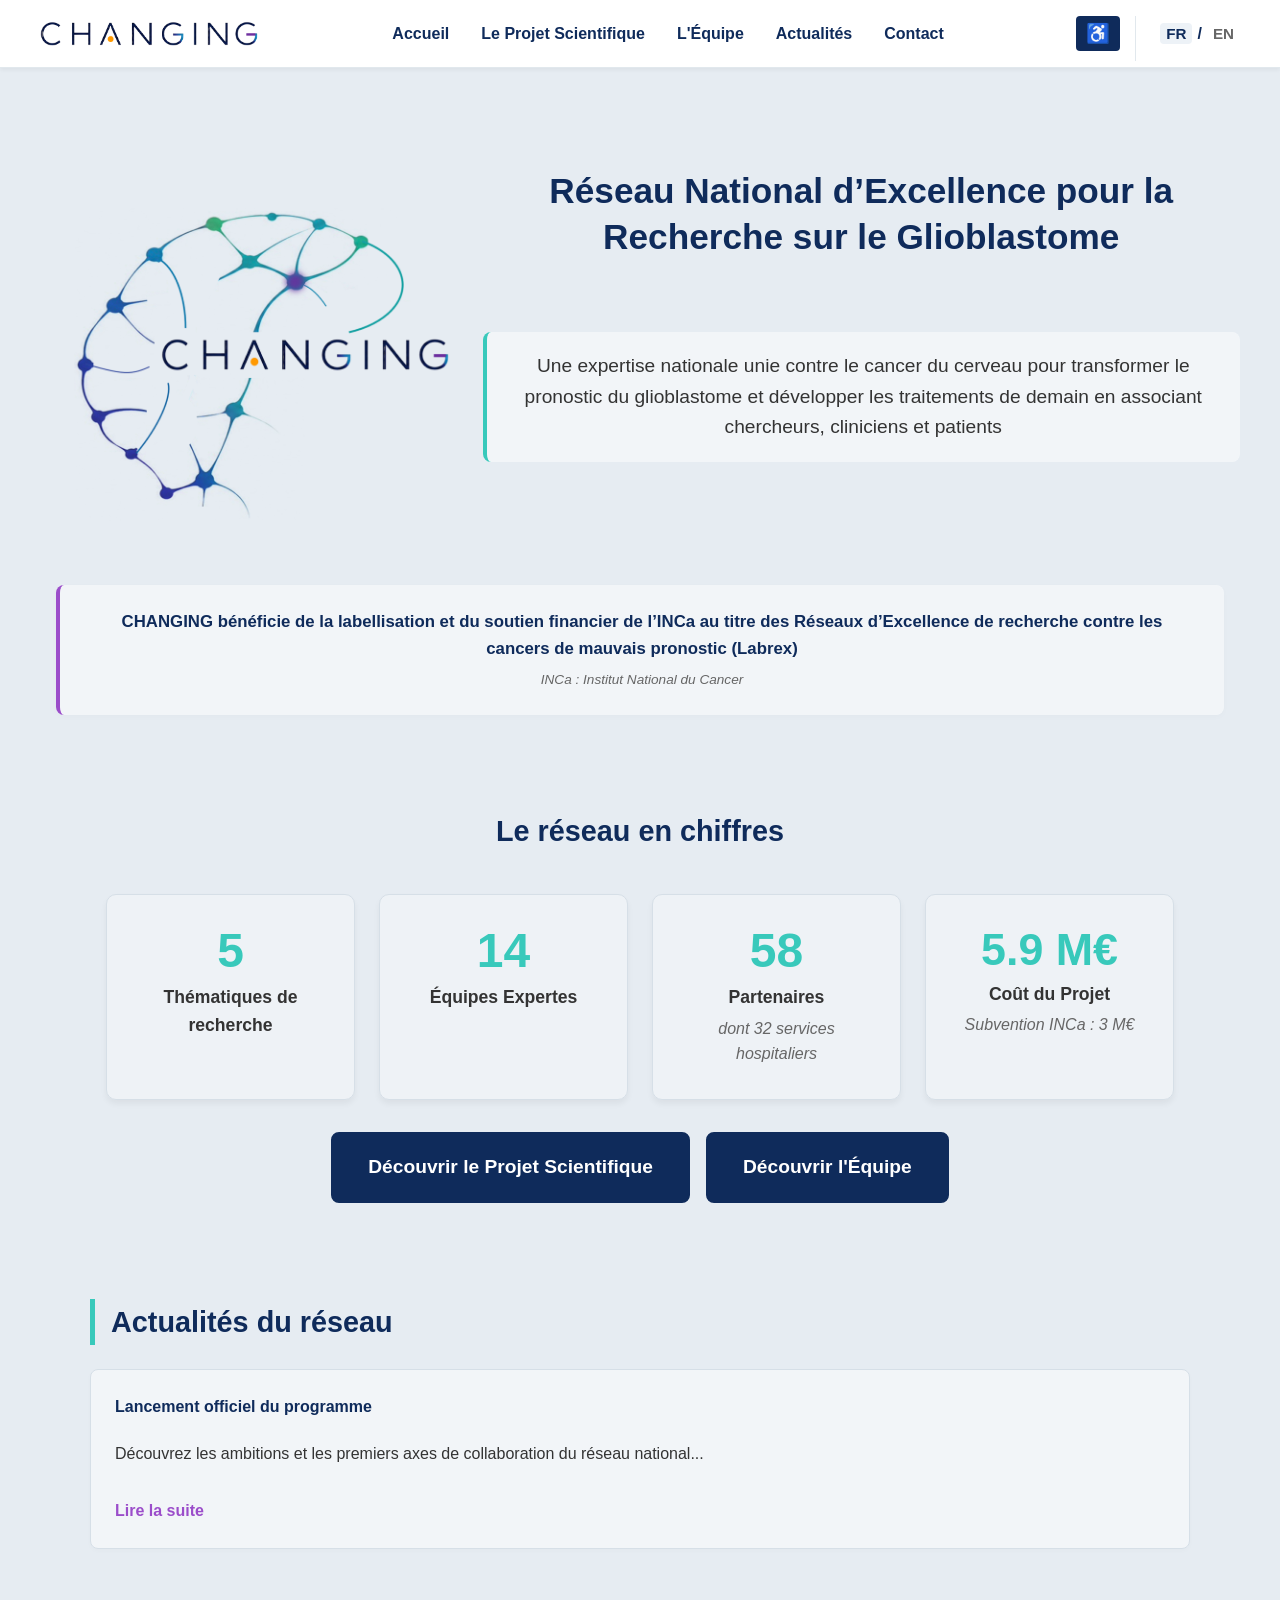
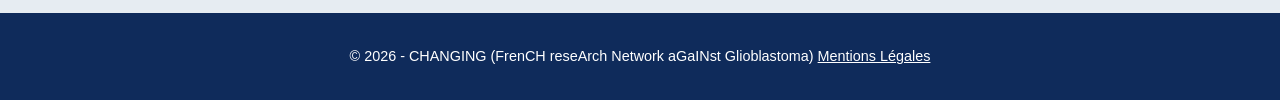
<file: index.html>
<!DOCTYPE html>
<html lang="fr">
<head>
    <meta charset="UTF-8">
    <meta name="viewport" content="width=device-width, initial-scale=1.0">
    <title>CHANGING - Réseau National sur le Glioblastome</title>
    <link rel="stylesheet" href="style.css">
</head>
<body>

    <!-- En-tête -->
    <header>
        <nav>
            <div class="logo-container">
                <img src="namelogoT.png" alt="Logo CHANGING" class="logo-img-text">
            </div>
            <ul class="nav-links">
                <li><a href="#hero"><span class="lang-fr">Accueil</span><span class="lang-en">Home</span></a></li>
                <li><a href="projet.html"><span class="lang-fr">Le Projet Scientifique</span><span class="lang-en">The Scientific Project</span></a></li>
                <li><a href="equipe.html"><span class="lang-fr">L'Équipe</span><span class="lang-en">The Team</span></a></li>
                <li><a href="actualites.html"><span class="lang-fr">Actualités</span><span class="lang-en">News</span></a></li>
                <li><a href="contact.html"><span class="lang-fr">Contact</span><span class="lang-en">Contact</span></a></li>
            </ul>
            
            <div class="header-options">
                <div class="accessibility-dropdown">
                    <button onclick="toggleAccessMenu()" class="access-main-btn" aria-label="Options d'accessibilité" title="Options d'accessibilité">
                        ♿
                    </button>
                    <div id="accessMenu" class="access-menu-content">
                        <button onclick="toggleHighContrast()" class="access-item">
                            <span class="lang-fr">Contraste élevé</span><span class="lang-en">High Contrast</span>
                        </button>
                        <button onclick="changeFontSize(1)" class="access-item">
                            <span>Agrandir le texte (A+)</span>
                        </button>
                        <button onclick="changeFontSize(-1)" class="access-item">
                            <span>Réduire le texte (A-)</span>
                        </button>
                    </div>
                </div>

                <div class="lang-switch">
                    <button onclick="setLanguage('fr')" id="btn-fr" class="lang-btn">FR</button>
<span>/</span>
<button onclick="setLanguage('en')" id="btn-en" class="lang-btn">EN</button>
                </div>
            </div>
        </nav>
    </header>

    <main>
        <section id="hero" style="display: flex; align-items: flex-start; gap: 2rem; padding: 2rem; max-width: 1200px; margin: 0 auto;">
    
    <!-- Logo (1/3) -->
    <div class="hero-left" style="flex: 0 0 33.33%; text-align: center;">
    <img src="logo.png" alt="CHANGING Logo" style="width: 100%; height: auto; display: block; margin-top: 40px;">
</div>

    <!-- Texte (2/3) -->
    <div class="hero-right" style="flex: 0 0 66.66%;">
        <div class="hero-text-content">
            <h2 style="margin-top: 0; margin-bottom: 4.5rem; color: #0F2B5B; font-size: 2.2rem;">
                <span class="lang-fr">Réseau National d’Excellence pour la Recherche sur le Glioblastome</span>
                <span class="lang-en">French Research Network of Excellence against Glioblastoma</span>
            </h2>
            <p class="hero-desc" style="font-size: 1.2rem; line-height: 1.6; color: #333;">
                <span class="lang-fr">Une expertise nationale unie contre le cancer du cerveau pour transformer le pronostic du glioblastome et développer les traitements de demain en associant chercheurs, cliniciens et patients</span>
                <span class="lang-en">A united national expertise against brain cancer to transform glioblastoma prognosis and develop tomorrow's treatments by bringing together researchers, clinicians, and patients</span>
            </p>
        </div>
    </div>
</section>

        <section id="inca-banner">
            <p class="inca-text">
                <span class="lang-fr">CHANGING bénéficie de la labellisation et du soutien financier de l’INCa au titre des Réseaux d’Excellence de recherche contre les cancers de mauvais pronostic (Labrex)</span>
                <span class="lang-en">CHANGING is labeled and financially supported by INCa as part of the Networks of Excellence in research against poor prognosis cancers (Labrex)</span>
            </p>
            <p class="inca-subtext">
                <span class="lang-fr">INCa : Institut National du Cancer</span>
                <span class="lang-en">INCa: French National Cancer Institute</span>
            </p>
        </section>

        <section id="key-figures">
            <h3>
                <span class="lang-fr">Le réseau en chiffres</span>
                <span class="lang-en">The network in figures</span>
            </h3>
            
            <!-- GRILLE MODIFIÉE : Passage à 4 colonnes avec le même style -->
            <div class="figures-grid">
                
                <!-- Encart 1 (Existant - Turquoise) -->
                <div class="figure-card" style="background: rgba(255, 255, 255, 0.3); padding: 2rem; border-radius: 10px; border: 1px solid #D6DFE7; text-align: center; box-shadow: 0 4px 6px rgba(0,0,0,0.05);">
                    <span class="number" style="display: block; font-size: 3rem; font-weight: bold; color: #38C9BB; line-height: 1;">5</span>
                    <span class="label" style="display: block; font-size: 1.1rem; color: #333; margin-top: 0.5rem;">
                        <span class="lang-fr">Thématiques de recherche</span>
                        <span class="lang-en">Research themes</span>
                    </span>
                </div>

                <!-- Encart 2 (Existant - Turquoise) -->
                <div class="figure-card" style="background: rgba(255, 255, 255, 0.3); padding: 2rem; border-radius: 10px; border: 1px solid #D6DFE7; text-align: center; box-shadow: 0 4px 6px rgba(0,0,0,0.05);">
                    <span class="number" style="display: block; font-size: 3rem; font-weight: bold; color: #38C9BB; line-height: 1;">14</span>
                    <span class="label" style="display: block; font-size: 1.1rem; color: #333; margin-top: 0.5rem;">
                        <span class="lang-fr">Équipes Expertes</span>
                        <span class="lang-en">Expert Teams</span>
                    </span>
                </div>

                <!-- Encart 3 (Existant - Turquoise) -->
                <div class="figure-card" style="background: rgba(255, 255, 255, 0.3); padding: 2rem; border-radius: 10px; border: 1px solid #D6DFE7; text-align: center; box-shadow: 0 4px 6px rgba(0,0,0,0.05);">
                    <span class="number" style="display: block; font-size: 3rem; font-weight: bold; color: #38C9BB; line-height: 1;">58</span>
                    <span class="label" style="display: block; font-size: 1.1rem; color: #333; margin-top: 0.5rem;">
                        <span class="lang-fr">Partenaires</span>
                        <span class="lang-en">Partners</span>
                    </span>
<!-- Précision en petit et italique -->
                    <span class="sub-label" style="display: block; font-size: 1rem; color: #666; font-style: italic; margin-top: 0.3rem;">
                        <span class="lang-fr">dont 32 services hospitaliers</span>
                        <span class="lang-en">including 32 hospitals</span>
		</span>
                </div>

                <!-- NOUVEL ENCART (Corrigé : Chiffre en Turquoise #38C9BB) -->
                <div class="figure-card" style="background: rgba(255, 255, 255, 0.3); padding: 2rem; border-radius: 10px; border: 1px solid #D6DFE7; text-align: center; box-shadow: 0 4px 6px rgba(0,0,0,0.05);">
                    <!-- Chiffre en Turquoise #38C9BB -->
                    <span class="number" style="display: block; font-size: 2.8rem; font-weight: bold; color: #38C9BB; line-height: 1;">5.9 M€</span>
                    <span class="label" style="display: block; font-size: 1.1rem; color: #333; margin-top: 0.5rem;">
                        <span class="lang-fr">Coût du Projet</span>
                        <span class="lang-en">Project Cost</span>
                    </span>
                    <!-- Précision en petit et italique -->
                    <span class="sub-label" style="display: block; font-size: 1rem; color: #666; font-style: italic; margin-top: 0.3rem;">
                        <span class="lang-fr">Subvention INCa : 3 M€</span>
                        <span class="lang-en">INCa grants: 3 M€</span>
                    </span>
                </div>
                
            </div>
            
            <div class="discover-btn-container" style="text-align: center; margin-top: 2rem; display: flex; justify-content: center; gap: 1rem;">
    <a href="projet.html" class="btn-discover">
        <span class="lang-fr">Découvrir le Projet Scientifique</span>
        <span class="lang-en">Discover the Scientific Project</span>
    </a>
    <a href="equipe.html" class="btn-discover">
        <span class="lang-fr">Découvrir l'Équipe</span>
        <span class="lang-en">Discover the Team</span>
    </a>
    
</div>
            
        </section>

        <section id="actus">
            <h3>
                <span class="lang-fr">Actualités du réseau</span>
                <span class="lang-en">Network News</span>
            </h3>
            <div class="actu-card">
                <h4>
                    <span class="lang-fr">Lancement officiel du programme</span>
                    <span class="lang-en">Official launch of the program</span>
                </h4>
                <p>
                    <span class="lang-fr">Découvrez les ambitions et les premiers axes de collaboration du réseau national...</span>
                    <span class="lang-en">Discover the ambitions and the first collaboration axes of the national network...</span>
                </p>
                <a href="actualites.html">
                    <span class="lang-fr">Lire la suite</span>
                    <span class="lang-en">Read more</span>
                </a>
            </div>
        </section>
    </main>

    <footer>
        <p>&copy; 2026 - CHANGING (FrenCH reseArch Network aGaINst Glioblastoma)  <a href="mentions.html" style="color: #fff; text-decoration: underline;">Mentions Légales</a>
    </footer>

    <!-- Inclusion du fichier JS externe -->
    <script src="language.js"></script>
</body>
</html>
</file>
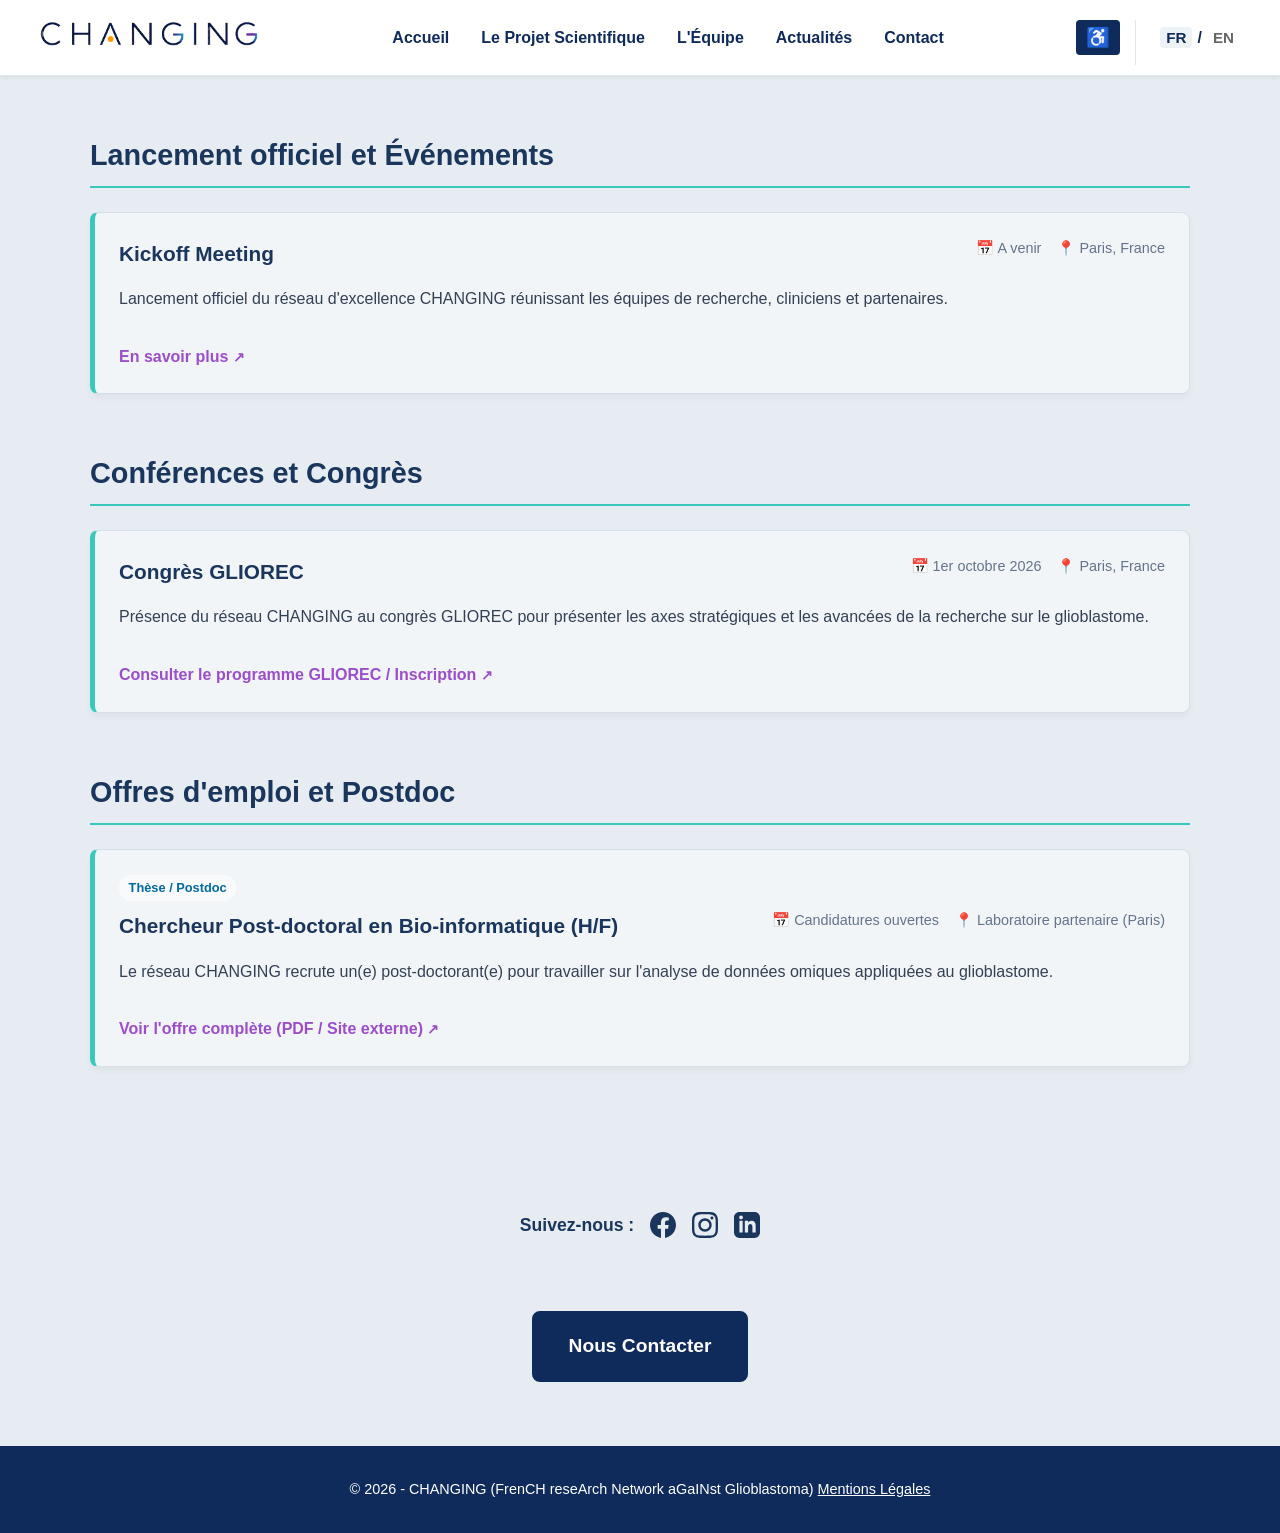
<file: actualites.html>
<!DOCTYPE html>
<html lang="fr">
<head>
    <meta charset="UTF-8">
    <meta name="viewport" content="width=device-width, initial-scale=1.0">
    <title>Actualités - CHANGING - Réseau National sur le Glioblastome</title>
    <link rel="stylesheet" href="style.css">
    <style>
        /* Styles spécifiques à la page Actualités */
        .actus-container {
            max-width: 1100px;
            margin: 0 auto;
            padding: 2rem 1rem;
        }

        .actus-section {
            margin-bottom: 3.5rem;
        }

        .actus-section-title {
            color: #1A365D;
            font-size: 1.8rem;
            border-bottom: 2px solid #38C9BB;
            padding-bottom: 0.5rem;
            margin-bottom: 1.5rem;
            display: flex;
            align-items: center;
            gap: 0.5rem;
        }

        .actu-grid {
            display: flex;
            flex-direction: column;
            gap: 1.5rem;
        }

        .actu-card {
            background: rgba(255, 255, 255, 0.5);
            border: 1px solid #D6DFE7;
            border-left: 5px solid #38C9BB;
            border-radius: 8px;
            padding: 1.5rem;
            box-shadow: 0 4px 6px rgba(0,0,0,0.04);
            transition: transform 0.2s ease, box-shadow 0.2s ease;
        }

        .actu-card:hover {
            transform: translateY(-2px);
            box-shadow: 0 6px 12px rgba(0,0,0,0.08);
        }

        .actu-header {
            display: flex;
            justify-content: space-between;
            align-items: flex-start;
            flex-wrap: wrap;
            gap: 0.5rem;
            margin-bottom: 0.75rem;
        }

        .actu-title {
            font-size: 1.3rem;
            color: #1A365D;
            margin: 0;
            font-weight: 700;
        }

        .actu-meta {
            display: flex;
            gap: 1rem;
            font-size: 0.9rem;
            color: #64748B;
            font-weight: 500;
        }

        .actu-meta-item {
            display: inline-flex;
            align-items: center;
            gap: 0.3rem;
        }

        .actu-content {
            color: #334155;
            line-height: 1.6;
            margin-bottom: 1rem;
        }

        /* Liens externes et boutons d'action */
        .actu-link {
            display: inline-flex;
            align-items: center;
            gap: 0.4rem;
            color: #38C9BB;
            font-weight: bold;
            text-decoration: none;
            transition: color 0.2s ease;
        }

        .actu-link:hover {
            color: #1A365D;
            text-decoration: underline;
        }

        .actu-link .external-icon {
            font-size: 0.85em;
        }

        .job-tag {
            background-color: rgba(255, 255, 255, 0.5);
            color: #0369A1;
            font-size: 0.8rem;
            font-weight: 600;
            padding: 0.2rem 0.6rem;
            border-radius: 12px;
            display: inline-block;
            margin-bottom: 0.5rem;
        }

        .empty-state {
            background: rgba(255, 255, 255, 0.5);
            border: 1px dashed #CBD5E1;
            border-radius: 8px;
            padding: 1.5rem;
            text-align: center;
            color: #64748B;
            font-style: italic;
        }

/* Styles pour le bloc "Nous Contacter" + "Suivez-nous" */
        .bottom-action-container {
            display: flex;
            flex-direction: column;
            align-items: center;
            justify-content: center;
            gap: 1.5rem;
            margin-top: 3rem;
            margin-bottom: 3rem;
        }

        .social-follow-block {
            display: flex;
            align-items: center;
            gap: 1rem;
            margin-top: 0.5rem;
        }

        .social-title {
            font-size: 1.1rem;
            font-weight: bold;
            color: #1A365D;
        }

        .social-icons {
            display: flex;
            align-items: center;
            gap: 1rem;
        }

        .social-icon-link {
            color: #1A365D;
            display: inline-flex;
            align-items: center;
            justify-content: center;
            transition: transform 0.2s ease, color 0.2s ease;
        }

        .social-icon-link:hover {
            transform: translateY(-3px);
            color: #38C9BB;
        }

        .social-icon-link svg {
            width: 26px;
            height: 26px;
            fill: currentColor;
        }
    </style>
</head>
<body>
    

    <!-- En-tête -->
    <header>
        <nav>
            <div class="logo-container">
                <a href="index.html">
                    <img src="namelogoT.png" alt="Logo CHANGING" class="logo-img-text">
                </a>
            </div>
            <ul class="nav-links">
                <li><a href="index.html#hero"><span class="lang-fr">Accueil</span><span class="lang-en">Home</span></a></li>
                <li><a href="projet.html"><span class="lang-fr">Le Projet Scientifique</span><span class="lang-en">The Scientific Network</span></a></li>
                <li><a href="equipe.html"><span class="lang-fr">L'Équipe</span><span class="lang-en">The Team</span></a></li>
                <li><a href="actualites.html" class="active"><span class="lang-fr">Actualités</span><span class="lang-en">News</span></a></li>
                <li><a href="contact.html"><span class="lang-fr">Contact</span><span class="lang-en">Contact</span></a></li>
            </ul>
            
            <div class="header-options">
                <div class="accessibility-dropdown">
                    <button onclick="toggleAccessMenu()" class="access-main-btn" aria-label="Options d'accessibilité" title="Options d'accessibilité">
                        ♿
                    </button>
                    <div id="accessMenu" class="access-menu-content">
                        <button onclick="toggleHighContrast()" class="access-item">
                            <span class="lang-fr">Contraste élevé</span><span class="lang-en">High Contrast</span>
                        </button>
                        <button onclick="changeFontSize(1)" class="access-item">
                            <span>Agrandir le texte (A+)</span>
                        </button>
                        <button onclick="changeFontSize(-1)" class="access-item">
                            <span>Réduire le texte (A-)</span>
                        </button>
                    </div>
                </div>

                <div class="lang-switch">
                    <button onclick="setLanguage('fr')" id="btn-fr" class="lang-btn">FR</button>
<span>/</span>
<button onclick="setLanguage('en')" id="btn-en" class="lang-btn">EN</button>
                </div>
            </div>
        </nav>
    </header>

    <main class="actus-container">

        <!-- SECTION 1 : LANCEMENT ET ÉVÉNEMENTS DU RÉSEAU -->
        <section class="actus-section">
            <h2 class="actus-section-title">
                <span class="lang-fr">Lancement officiel et Événements</span>
                <span class="lang-en">Official Launch et Events</span>
            </h2>

            <div class="actu-grid">
                <!-- ENCART : Kickoff Meeting -->
                <article class="actu-card">
                    <div class="actu-header">
                        <h3 class="actu-title">Kickoff Meeting</h3>
                        <div class="actu-meta">
                            <span class="actu-meta-item">📅 A venir</span>
                            <span class="actu-meta-item">📍 Paris, France</span>
                        </div>
                    </div>
                    <div class="actu-content">
                        <p class="lang-fr">Lancement officiel du réseau d'excellence CHANGING réunissant les équipes de recherche, cliniciens et partenaires.</p>
                        <p class="lang-en">Official kickoff of the CHANGING network bringing together research teams, clinicians, and partners.</p>
                    </div>
                    <!-- Exemple de lien externe (vers un site d'inscription, programme PDF, etc.) -->
                    <a href="https://example.com" target="_blank" rel="noopener noreferrer" class="actu-link">
                        <span class="lang-fr">En savoir plus </span>
                        <span class="lang-en">Read more </span>
                        <span class="external-icon">↗</span>
                    </a>
                </article>
            </div>
        </section>

        <!-- SECTION 2 : CONFÉRENCES ET CONGRÈS -->
        <section class="actus-section">
            <h2 class="actus-section-title">
                <span class="lang-fr">Conférences et Congrès</span>
                <span class="lang-en">Conferences et Congresses</span>
            </h2>

            <div class="actu-grid">
                <!-- ENCART : Congrès GLIOREC -->
                <article class="actu-card">
                    <div class="actu-header">
                        <h3 class="actu-title">Congrès GLIOREC</h3>
                        <div class="actu-meta">
                            <span class="actu-meta-item">📅 1er octobre 2026</span>
                            <span class="actu-meta-item">📍 Paris, France</span>
                        </div>
                    </div>
                    <div class="actu-content">
                        <p class="lang-fr">Présence du réseau CHANGING au congrès GLIOREC pour présenter les axes stratégiques et les avancées de la recherche sur le glioblastome.</p>
                        <p class="lang-en">Presence of the CHANGING network at the GLIOREC congress to present strategic axes and advances in glioblastoma research.</p>
                    </div>
                    <a href="https://my.weezevent.com/journee-co-construire-en-neuro-oncologie" target="_blank" rel="noopener noreferrer" class="actu-link">
                        <span class="lang-fr">Consulter le programme GLIOREC / Inscription</span>
                        <span class="lang-en">View GLIOREC program / Registration</span>
                        <span class="external-icon">↗</span>
                    </a>
                </article>
            </div>
        </section>

        <!-- SECTION 3 : OFFRES D'EMPLOIS -->
        <section class="actus-section">
            <h2 class="actus-section-title">
                <span class="lang-fr">Offres d'emploi et Postdoc</span>
                <span class="lang-en">Job Opportunities et Postdocs</span>
            </h2>

            <div class="actu-grid">
                <!-- ENCART EXEMPLAIRE D'OFFRE D'EMPLOI -->
                <article class="actu-card">
                    <span class="job-tag">Thèse / Postdoc</span>
                    <div class="actu-header">
                        <h3 class="actu-title">Chercheur Post-doctoral en Bio-informatique (H/F)</h3>
                        <div class="actu-meta">
                            <span class="actu-meta-item">📅 Candidatures ouvertes</span>
                            <span class="actu-meta-item">📍 Laboratoire partenaire (Paris)</span>
                        </div>
                    </div>
                    <div class="actu-content">
                        <p class="lang-fr">Le réseau CHANGING recrute un(e) post-doctorant(e) pour travailler sur l'analyse de données omiques appliquées au glioblastome.</p>
                        <p class="lang-en">The CHANGING network is hiring a postdoctoral researcher to work on omics data analysis applied to glioblastoma.</p>
                    </div>
                    <a href="https://example.com" target="_blank" rel="noopener noreferrer" class="actu-link">
                        <span class="lang-fr">Voir l'offre complète (PDF / Site externe)</span>
                        <span class="lang-en">View full job description (PDF / External site)</span>
                        <span class="external-icon">↗</span>
                    </a>
                </article>

                <!-- Si vous n'avez pas d'offre pour le moment, vous pouvez décommenter le bloc ci-dessous : -->
                <!--
                <div class="empty-state">
                    <span class="lang-fr">Aucune offre d'emploi en cours pour le moment.</span>
                    <span class="lang-en">No job openings at the moment.</span>
                </div>
                -->
            </div>
        </section>

    </main>

<!-- Zone Bas de Page : Réseaux sociaux puis Bouton Contact -->
    <div class="bottom-action-container">
        <!-- 1. Bloc Suivez-nous -->
        <div class="social-follow-block">
            <span class="social-title">
                <span class="lang-fr">Suivez-nous :</span>
                <span class="lang-en">Follow us:</span>
            </span>
            <div class="social-icons">
                <!-- Facebook -->
                <a href="https://facebook.com/VOTRE_PAGE" target="_blank" rel="noopener noreferrer" class="social-icon-link" aria-label="Facebook" title="Facebook">
                    <svg viewBox="0 0 24 24"><path d="M24 12.073c0-6.627-5.373-12-12-12s-12 5.373-12 12c0 5.99 4.388 10.954 10.125 11.854v-8.385H7.078v-3.47h3.047V9.43c0-3.007 1.792-4.669 4.533-4.669 1.312 0 2.686.235 2.686.235v2.953H15.83c-1.491 0-1.956.925-1.956 1.874v2.25h3.328l-.532 3.47h-2.796v8.385C19.612 23.027 24 18.062 24 12.073z"/></svg>
                </a>
                <!-- Instagram -->
                <a href="https://instagram.com/VOTRE_PAGE" target="_blank" rel="noopener noreferrer" class="social-icon-link" aria-label="Instagram" title="Instagram">
                    <svg viewBox="0 0 24 24"><path d="M12 2.163c3.204 0 3.584.012 4.85.07 3.252.148 4.771 1.691 4.919 4.919.058 1.265.069 1.645.069 4.849 0 3.205-.012 3.584-.069 4.849-.149 3.225-1.664 4.771-4.919 4.919-1.266.058-1.644.07-4.85.07-3.204 0-3.584-.012-4.849-.07-3.26-.149-4.771-1.699-4.919-4.92-.058-1.265-.07-1.644-.07-4.849 0-3.204.013-3.583.07-4.849.149-3.227 1.664-4.771 4.919-4.919 1.266-.057 1.645-.069 4.849-.069zm0-2.163c-3.259 0-3.667.014-4.947.072-4.358.2-6.78 2.618-6.98 6.98-.059 1.281-.073 1.689-.073 4.948 0 3.259.014 3.668.072 4.948.2 4.358 2.618 6.78 6.98 6.98 1.281.058 1.689.072 4.948.072 3.259 0 3.668-.014 4.948-.072 4.354-.2 6.782-2.618 6.979-6.98.059-1.28.073-1.689.073-4.948 0-3.259-.014-3.667-.072-4.947-.196-4.354-2.617-6.78-6.979-6.98-1.281-.059-1.69-.073-4.949-.073zm0 5.838c-3.403 0-6.162 2.759-6.162 6.162s2.759 6.163 6.162 6.163 6.162-2.759 6.162-6.163c0-3.403-2.759-6.162-6.162-6.162zm0 10.162c-2.209 0-4-1.79-4-4 0-2.209 1.791-4 4-4s4 1.791 4 4c0 2.21-1.791 4-4 4zm6.406-11.845c-.796 0-1.441.645-1.441 1.44s.645 1.44 1.441 1.44c.795 0 1.439-.645 1.439-1.44s-.644-1.44-1.439-1.44z"/></svg>
                </a>
                <!-- LinkedIn -->
                <a href="https://linkedin.com/company/VOTRE_PAGE" target="_blank" rel="noopener noreferrer" class="social-icon-link" aria-label="LinkedIn" title="LinkedIn">
                    <svg viewBox="0 0 24 24"><path d="M19 0h-14c-2.761 0-5 2.239-5 5v14c0 2.761 2.239 5 5 5h14c2.762 0 5-2.239 5-5v-14c0-2.761-2.238-5-5-5zm-11 19h-3v-11h3v11zm-1.5-12.268c-.966 0-1.75-.79-1.75-1.764s.784-1.764 1.75-1.764 1.75.79 1.75 1.764-.783 1.764-1.75 1.764zm13.5 12.268h-3v-5.604c0-3.368-4-3.113-4 0v5.604h-3v-11h3v1.765c1.396-2.586 7-2.777 7 2.476v6.759z"/></svg>
                </a>
            </div>
        </div>

        <!-- 2. Bouton Nous Contacter -->
        <div class="discover-btn-container">
            <a href="contact.html" class="btn-discover">
                <span class="lang-fr">Nous Contacter</span>
                <span class="lang-en">Contact Us</span>
            </a>
        </div>
    </div>

    <footer>
        <p>&copy; 2026 - CHANGING (FrenCH reseArch Network aGaINst Glioblastoma) <a href="mentions.html" style="color: #fff; text-decoration: underline;">Mentions Légales</a></p>
    </footer>

    <script src="language.js"></script>
</body>
</html>
</file>
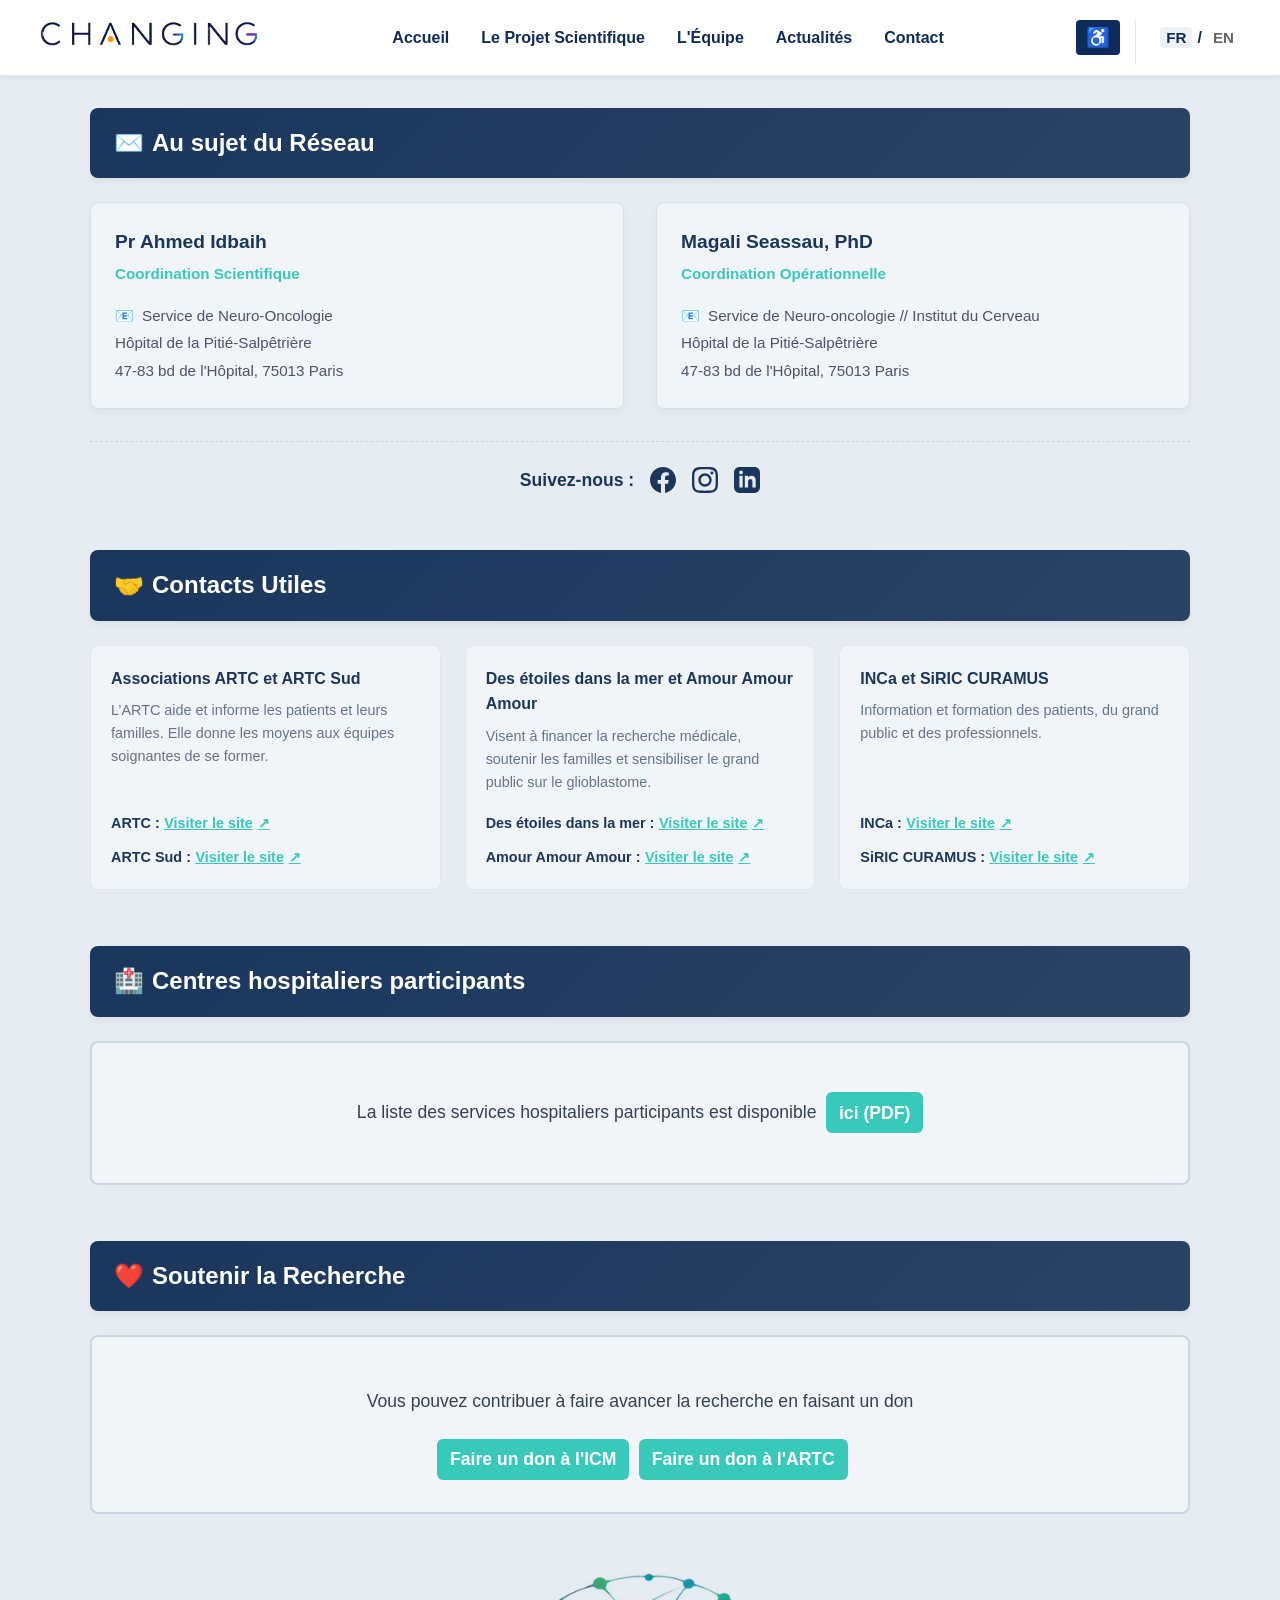
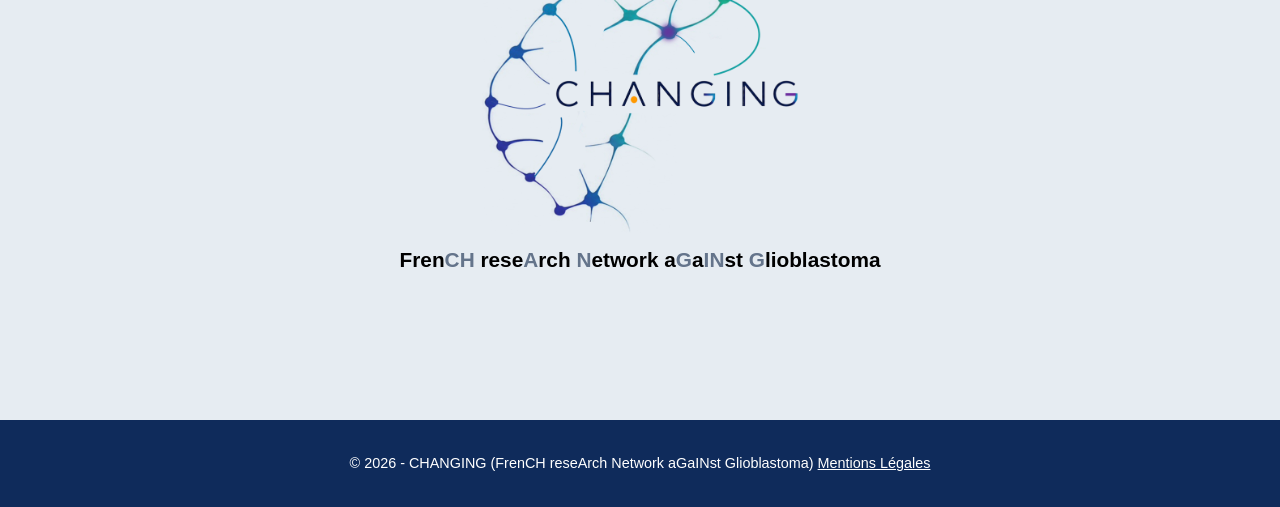
<file: contact.html>
<!DOCTYPE html>
<html lang="fr">
<head>
    <meta charset="UTF-8">
    <meta name="viewport" content="width=device-width, initial-scale=1.0">
    <title>Contact - CHANGING - Réseau National sur le Glioblastome</title>
    <link rel="stylesheet" href="style.css">
    <style>
        /* Styles spécifiques à la page Contact */
        .contact-container {
            max-width: 1100px;
            margin: 0 auto;
            padding: 2rem 1rem;
        }

        /* Logo complet centré en haut du contenu */
        .page-logo-header {
            text-align: center;
            margin: 2rem 0 3rem 0;
        }

        .page-logo-header img {
            max-width: 320px;
            width: 100%;
            height: auto;
        }

        /* Bannières de sections (Titres stylisés) */
        .contact-banner {
            background: linear-gradient(135deg, #1A365D 0%, #2A4365 100%);
            color: #ffffff;
            padding: 1rem 1.5rem;
            border-radius: 8px;
            margin-bottom: 1.5rem;
            box-shadow: 0 4px 6px rgba(0,0,0,0.05);
        }

        .contact-banner h2 {
            margin: 0;
            font-size: 1.5rem;
            color: #ffffff;
            display: flex;
            align-items: center;
            gap: 0.5rem;
        }

        .contact-section {
            margin-bottom: 3.5rem;
        }

        /* Section 1 : 2 colonnes pour les personnes référentes */
        .grid-2-contact {
            display: grid;
            grid-template-columns: repeat(2, 1fr);
            gap: 2rem;
        }

        .contact-card {
            background: rgba(255, 255, 255, 0.5);
            border: 1px solid #D6DFE7;
            border-radius: 8px;
            padding: 1.5rem;
            box-shadow: 0 4px 6px rgba(0,0,0,0.04);
        }

        .contact-name {
            font-size: 1.2rem;
            font-weight: bold;
            color: #1A365D;
            margin-bottom: 0.25rem;
        }

        .contact-role {
            font-size: 0.95rem;
            color: #38C9BB;
            font-weight: 600;
            margin-bottom: 1rem;
        }

        .contact-details {
            list-style: none;
            padding: 0;
            margin: 0;
            color: #4A5568;
            font-size: 0.95rem;
            line-height: 1.8;
        }

        .contact-details li {
            display: flex;
            align-items: center;
            gap: 0.5rem;
        }

        .contact-details a {
            color: #1A365D;
            text-decoration: underline;
        }

/* Styles pour le bloc "Suivez-nous" dans Au Sujet du Réseau */
        .social-follow-block {
            display: flex;
            align-items: center;
            justify-content: center;
            gap: 1rem;
            margin-top: 2rem;
            padding-top: 1.5rem;
            border-top: 1px dashed #CBD5E1;
        }

        .social-title {
            font-size: 1.1rem;
            font-weight: bold;
            color: #1A365D;
        }

        .social-icons {
            display: flex;
            align-items: center;
            gap: 1rem;
        }

        .social-icon-link {
            color: #1A365D;
            display: inline-flex;
            align-items: center;
            justify-content: center;
            transition: transform 0.2s ease, color 0.2s ease;
        }

        .social-icon-link:hover {
            transform: translateY(-3px);
            color: #38C9BB;
        }

        .social-icon-link svg {
            width: 26px;
            height: 26px;
            fill: currentColor;
        }

        /* Section 2 : Contacts utiles (Associations & Réseaux) */
        .useful-list {
            display: grid;
            grid-template-columns: repeat(auto-fit, minmax(280px, 1fr));
            gap: 1.5rem;
            list-style: none;
            padding: 0;
            margin: 0;
        }

        .useful-item {
            background: rgba(255, 255, 255, 0.5);
            border: 1px solid #E2E8F0;
            border-radius: 8px;
            padding: 1.25rem;
            display: flex;
            flex-direction: column;
            justify-content: space-between;
        }

        .useful-item-title {
            font-weight: bold;
            color: #1A365D;
            margin-bottom: 0.5rem;
        }

        .useful-link {
            color: #38C9BB;
            font-weight: 600;
            text-decoration: underline;
            display: inline-flex;
            align-items: center;
            gap: 0.3rem;
            font-size: 0.9rem;
            margin-top: 0.5rem;
        }

        /* Section 3 : Centres hospitaliers (Encart fichier PDF/externe) */
        .file-box {
            background: rgba(255, 255, 255, 0.5);
            border: 2px solid #CBD5E1;
            border-radius: 8px;
            padding: 2rem;
            text-align: center;
            color: #334155;
            font-size: 1.1rem;
        }

        .file-link {
            background-color: #38C9BB;
            color: #ffffff;
            font-weight: bold;
            text-decoration: none;
            padding: 0.4rem 0.8rem;
            border-radius: 6px;
            margin-left: 0.3rem;
            display: inline-block;
            transition: background-color 0.2s ease;
        }

        .file-link:hover {
            background-color: #1A365D;
            color: #ffffff;
        }

        @media (max-width: 768px) {
            .grid-2-contact {
                grid-template-columns: 1fr;
            }
        }
    </style>
</head>
<body>

    <!-- En-tête Navigation (Bandeau du haut inchangé) -->
    <header>
        <nav>
            <div class="logo-container">
                <a href="index.html">
                    <img src="namelogoT.png" alt="Logo CHANGING" class="logo-img-text">
                </a>
            </div>
            <ul class="nav-links">
                <li><a href="index.html#hero"><span class="lang-fr">Accueil</span><span class="lang-en">Home</span></a></li>
                <li><a href="projet.html"><span class="lang-fr">Le Projet Scientifique</span><span class="lang-en">The Scientific Project</span></a></li>
                <li><a href="equipe.html"><span class="lang-fr">L'Équipe</span><span class="lang-en">The Team</span></a></li>
                <li><a href="actualites.html"><span class="lang-fr">Actualités</span><span class="lang-en">News</span></a></li>
                <li><a href="contact.html" class="active"><span class="lang-fr">Contact</span><span class="lang-en">Contact</span></a></li>
            </ul>
            
            <div class="header-options">
                <div class="accessibility-dropdown">
                    <button onclick="toggleAccessMenu()" class="access-main-btn" aria-label="Options d'accessibilité" title="Options d'accessibilité">
                        ♿
                    </button>
                    <div id="accessMenu" class="access-menu-content">
                        <button onclick="toggleHighContrast()" class="access-item">
                            <span class="lang-fr">Contraste élevé</span><span class="lang-en">High Contrast</span>
                        </button>
                        <button onclick="changeFontSize(1)" class="access-item">
                            <span>Agrandir le texte (A+)</span>
                        </button>
                        <button onclick="changeFontSize(-1)" class="access-item">
                            <span>Réduire le texte (A-)</span>
                        </button>
                    </div>
                </div>

                <div class="lang-switch">
                    <button onclick="setLanguage('fr')" id="btn-fr" class="lang-btn">FR</button>
<span>/</span>
<button onclick="setLanguage('en')" id="btn-en" class="lang-btn">EN</button>
                </div>
            </div>
        </nav>
    </header>

    <main class="contact-container">

        <!-- BANNIÈRE 1 : AU SUJET DU RÉSEAU -->
        <section class="contact-section">
            <div class="contact-banner">
                <h2>
                    ✉️ 
                    <span class="lang-fr">Au sujet du Réseau</span>
                    <span class="lang-en">About the Network</span>
                </h2>
            </div>

            <div class="grid-2-contact">
                <!-- Personne 1 -->
                <div class="contact-card">
        <div class="contact-name">Pr Ahmed Idbaih</div>
        <div class="contact-role">
            <span class="lang-fr">Coordination Scientifique</span>
            <span class="lang-en">Scientific Coordination</span>
        </div>
        <ul class="contact-details">
            <li>📧 
                <span class="lang-fr">Service de Neuro-Oncologie</span>
                <span class="lang-en">Neuro-Oncology Department</span>
            </li>
            <li>Hôpital de la Pitié-Salpêtrière</li>
            <li>47-83 bd de l'Hôpital, 75013 Paris</li>
        </ul>
    </div>

                <!-- Personne 2 -->
                <div class="contact-card">
        <div class="contact-name">Magali Seassau, PhD</div>
        <div class="contact-role">
            <span class="lang-fr">Coordination Opérationnelle</span>
            <span class="lang-en">Operational Coordination</span>
        </div>
        <ul class="contact-details">
            <li>📧 
                <span class="lang-fr">Service de Neuro-oncologie // Institut du Cerveau</span>
                <span class="lang-en">Neuro-Oncology Department // Paris Brain Institute</span>
            </li>
            <li>Hôpital de la Pitié-Salpêtrière</li>
            <li>47-83 bd de l'Hôpital, 75013 Paris</li>
        </ul>
    </div>
</div>
            <!-- Ajout de l'information "Suivez-nous" -->
            <div class="social-follow-block">
                <span class="social-title">
                    <span class="lang-fr">Suivez-nous :</span>
                    <span class="lang-en">Follow us:</span>
                </span>
                <div class="social-icons">
                    <!-- Facebook -->
                    <a href="https://facebook.com/VOTRE_PAGE" target="_blank" rel="noopener noreferrer" class="social-icon-link" aria-label="Facebook" title="Facebook">
                        <svg viewBox="0 0 24 24"><path d="M24 12.073c0-6.627-5.373-12-12-12s-12 5.373-12 12c0 5.99 4.388 10.954 10.125 11.854v-8.385H7.078v-3.47h3.047V9.43c0-3.007 1.792-4.669 4.533-4.669 1.312 0 2.686.235 2.686.235v2.953H15.83c-1.491 0-1.956.925-1.956 1.874v2.25h3.328l-.532 3.47h-2.796v8.385C19.612 23.027 24 18.062 24 12.073z"/></svg>
                    </a>
                    <!-- Instagram -->
                    <a href="https://instagram.com/VOTRE_PAGE" target="_blank" rel="noopener noreferrer" class="social-icon-link" aria-label="Instagram" title="Instagram">
                        <svg viewBox="0 0 24 24"><path d="M12 2.163c3.204 0 3.584.012 4.85.07 3.252.148 4.771 1.691 4.919 4.919.058 1.265.069 1.645.069 4.849 0 3.205-.012 3.584-.069 4.849-.149 3.225-1.664 4.771-4.919 4.919-1.266.058-1.644.07-4.85.07-3.204 0-3.584-.012-4.849-.07-3.26-.149-4.771-1.699-4.919-4.92-.058-1.265-.07-1.644-.07-4.849 0-3.204.013-3.583.07-4.849.149-3.227 1.664-4.771 4.919-4.919 1.266-.057 1.645-.069 4.849-.069zm0-2.163c-3.259 0-3.667.014-4.947.072-4.358.2-6.78 2.618-6.98 6.98-.059 1.281-.073 1.689-.073 4.948 0 3.259.014 3.668.072 4.948.2 4.358 2.618 6.78 6.98 6.98 1.281.058 1.689.072 4.948.072 3.259 0 3.668-.014 4.948-.072 4.354-.2 6.782-2.618 6.979-6.98.059-1.28.073-1.689.073-4.948 0-3.259-.014-3.667-.072-4.947-.196-4.354-2.617-6.78-6.979-6.98-1.281-.059-1.69-.073-4.949-.073zm0 5.838c-3.403 0-6.162 2.759-6.162 6.162s2.759 6.163 6.162 6.163 6.162-2.759 6.162-6.163c0-3.403-2.759-6.162-6.162-6.162zm0 10.162c-2.209 0-4-1.79-4-4 0-2.209 1.791-4 4-4s4 1.791 4 4c0 2.21-1.791 4-4 4zm6.406-11.845c-.796 0-1.441.645-1.441 1.44s.645 1.44 1.441 1.44c.795 0 1.439-.645 1.439-1.44s-.644-1.44-1.439-1.44z"/></svg>
                    </a>
                    <!-- LinkedIn -->
                    <a href="https://linkedin.com/company/VOTRE_PAGE" target="_blank" rel="noopener noreferrer" class="social-icon-link" aria-label="LinkedIn" title="LinkedIn">
                        <svg viewBox="0 0 24 24"><path d="M19 0h-14c-2.761 0-5 2.239-5 5v14c0 2.761 2.239 5 5 5h14c2.762 0 5-2.239 5-5v-14c0-2.761-2.238-5-5-5zm-11 19h-3v-11h3v11zm-1.5-12.268c-.966 0-1.75-.79-1.75-1.764s.784-1.764 1.75-1.764 1.75.79 1.75 1.764-.783 1.764-1.75 1.764zm13.5 12.268h-3v-5.604c0-3.368-4-3.113-4 0v5.604h-3v-11h3v1.765c1.396-2.586 7-2.777 7 2.476v6.759z"/></svg>
                    </a>
                </div>
            </div>
        </section>

        <!-- BANNIÈRE 2 : CONTACTS UTILES -->
        <section class="contact-section">
            <div class="contact-banner">
                <h2>
                    🤝 
                    <span class="lang-fr">Contacts Utiles</span>
                    <span class="lang-en">Useful Contacts</span>
                </h2>
            </div>

            <ul class="useful-list">
                <li class="useful-item">
                    <div>
                        <div class="useful-item-title">Associations ARTC et ARTC Sud</div>
                        <p style="margin: 0; font-size: 0.9rem; color: #64748B;">
<span class="lang-fr">L’ARTC aide et informe les patients et leurs familles. Elle donne les moyens aux équipes soignantes de se former.</span>
            <span class="lang-en">ARTC helps and informs patients and their families. It provides the means for care teams to receive training.</span>
        </p>
                    </div>
                    <div style="margin-top: 1rem;">
        <div style="margin-bottom: 0.5rem;">
            <strong style="font-size: 0.9rem; color: #1A365D;">ARTC :</strong>
            <a href="https://artc-asso.fr" target="_blank" rel="noopener noreferrer" class="useful-link" style="margin-top: 0;">
                <span class="lang-fr">Visiter le site</span><span class="lang-en">Visit website</span> ↗
            </a>
        </div>
        <div>
            <strong style="font-size: 0.9rem; color: #1A365D;">ARTC Sud :</strong>
            <a href="https://artcsud.fr/" target="_blank" rel="noopener noreferrer" class="useful-link" style="margin-top: 0;">
                <span class="lang-fr">Visiter le site</span><span class="lang-en">Visit website</span> ↗
            </a>
        </div>
    </div>
</li>

                <li class="useful-item">
                    <div>
                        <div class="useful-item-title">Des étoiles dans la mer et Amour Amour Amour</div>
                        <p style="margin: 0; font-size: 0.9rem; color: #64748B;">
<span class="lang-fr">Visent à financer la recherche médicale, soutenir les familles et sensibiliser le grand public sur le glioblastome.</span>
            <span class="lang-en">Aim to fund medical research, support families, and raise public awareness about glioblastoma.</span>
        </p>
                    </div>
                    <div style="margin-top: 1rem;">
        <div style="margin-bottom: 0.5rem;">
            <strong style="font-size: 0.9rem; color: #1A365D;">Des étoiles dans la mer :</strong>
            <a href="https://desetoilesdanslamer-vaincreleglioblastome.fr/" target="_blank" rel="noopener noreferrer" class="useful-link" style="margin-top: 0;">
                <span class="lang-fr">Visiter le site</span><span class="lang-en">Visit website</span> ↗
            </a>
        </div>
        <div>
            <strong style="font-size: 0.9rem; color: #1A365D;">Amour Amour Amour :</strong>
            <a href="https://www.amouramouramour.org/" target="_blank" rel="noopener noreferrer" class="useful-link" style="margin-top: 0;">
                <span class="lang-fr">Visiter le site</span><span class="lang-en">Visit website</span> ↗
            </a>
        </div>
    </div>
</li>

                <li class="useful-item">
                    <div>
                        <div class="useful-item-title">INCa et SiRIC CURAMUS</div>
                        <p style="margin: 0; font-size: 0.9rem; color: #64748B;">
<span class="lang-fr">Information et formation des patients, du grand public et des professionnels.</span>
            <span class="lang-en">Informing and training patients, the general public, and professionals.</span>
        </p>
                    </div>
                    <div style="margin-top: 1rem;">
        <div style="margin-bottom: 0.5rem;">
            <strong style="font-size: 0.9rem; color: #1A365D;">INCa :</strong>
            <a href="https://www.cancer.fr/" target="_blank" rel="noopener noreferrer" class="useful-link" style="margin-top: 0;">
                <span class="lang-fr">Visiter le site</span><span class="lang-en">Visit website</span> ↗
            </a>
        </div>
        <div>
            <strong style="font-size: 0.9rem; color: #1A365D;">SiRIC CURAMUS :</strong>
            <a href="https://curamus-cancer.fr/" target="_blank" rel="noopener noreferrer" class="useful-link" style="margin-top: 0;">
                <span class="lang-fr">Visiter le site</span><span class="lang-en">Visit website</span> ↗
            </a>
        </div>
    </div>
</li>
        </section>

        <!-- BANNIÈRE 3 : CENTRES HOSPITALIERS PARTICIPANTS -->
        <section class="contact-section">
            <div class="contact-banner">
                <h2>
                    🏥 
                    <span class="lang-fr">Centres hospitaliers participants</span>
                    <span class="lang-en">Participating Hospital Centers</span>
                </h2>
            </div>

            <div class="file-box">
                <p>
                    <span class="lang-fr">La liste des services hospitaliers participants est disponible</span>
                    <span class="lang-en">The complete list of all participating hospital centers is available</span>
                    <a href="Documents/centres-hospitaliers.pdf" target="_blank" class="file-link">
                        <span class="lang-fr">ici (PDF)</span>
                        <span class="lang-en">here (PDF)</span>
                    </a>
                </p>
            </div>
        </section>
<!-- BANNIÈRE 4 : SOUTENIR LA RECHERCHE -->
        <section class="contact-section">
            <div class="contact-banner">
                <h2>
                    ❤️ 
                    <span class="lang-fr">Soutenir la Recherche</span>
                    <span class="lang-en">Support Research</span>
                </h2>
            </div>

            <div class="file-box">
                <p style="margin-bottom: 1.5rem;">
                    <span class="lang-fr">Vous pouvez contribuer à faire avancer la recherche en faisant un don</span>
                    <span class="lang-en">You can contribute to advancing research by making a donation</span>
                </p>
                <div>
                    <a href="https://soutien-regulier.institutducerveau.org/?reserved_media=WEB26CPA-SCHG&utm_source=google&utm_medium=cpc&utm_campaign=offrepa&gad_source=1&gad_campaignid=23436098851&gbraid=0AAAAADnd9CJQB9oQ8pI1pL-wJPuAvQ7yu&gclid=CjwKCAjw7p_UBhBlEiwAhpIs73L24rLSOEcveDlo2kN79IFbrH6yOv27D-uSAeYJOpPu6CMEtSoSDRoCfyYQAvD_BwE" target="_blank" rel="noopener noreferrer" class="file-link">
                        <span class="lang-fr">Faire un don à l'ICM</span>
                        <span class="lang-en">Donate to the ICM</span>
                    </a>
                    <a href="https://artc-asso.fr/lassociation/aider-lartc/" target="_blank" rel="noopener noreferrer" class="file-link">
                        <span class="lang-fr">Faire un don à l'ARTC</span>
                        <span class="lang-en">Donate to the ARTC</span>
                    </a>
                </div>
            </div>
        </section>
<!-- Logo complet centré en bas de l'écran -->
        <div class="page-logo-header">
            <img src="logo.png" alt="Logo CHANGING">
<div class="logo-subtitle" style="text-align: center; margin-top: 1px; font-weight: bold; font-size: 1.3rem; color: black;">
    Fren<span style="color: #64748B;">CH</span> rese<span style="color: #64748B;">A</span>rch <span style="color: #64748B;">N</span>etwork a<span style="color: #64748B;">G</span>a<span style="color: #64748B;">IN</span>st <span style="color: #64748B;">G</span>lioblastoma
</div>
    </main>

    <footer>
        <p>&copy; 2026 - CHANGING (FrenCH reseArch Network aGaINst Glioblastoma) <a href="mentions.html" style="color: #fff; text-decoration: underline;">Mentions Légales</a></p>
    </footer>

    <script src="language.js"></script>
</body>
</html>
</file>
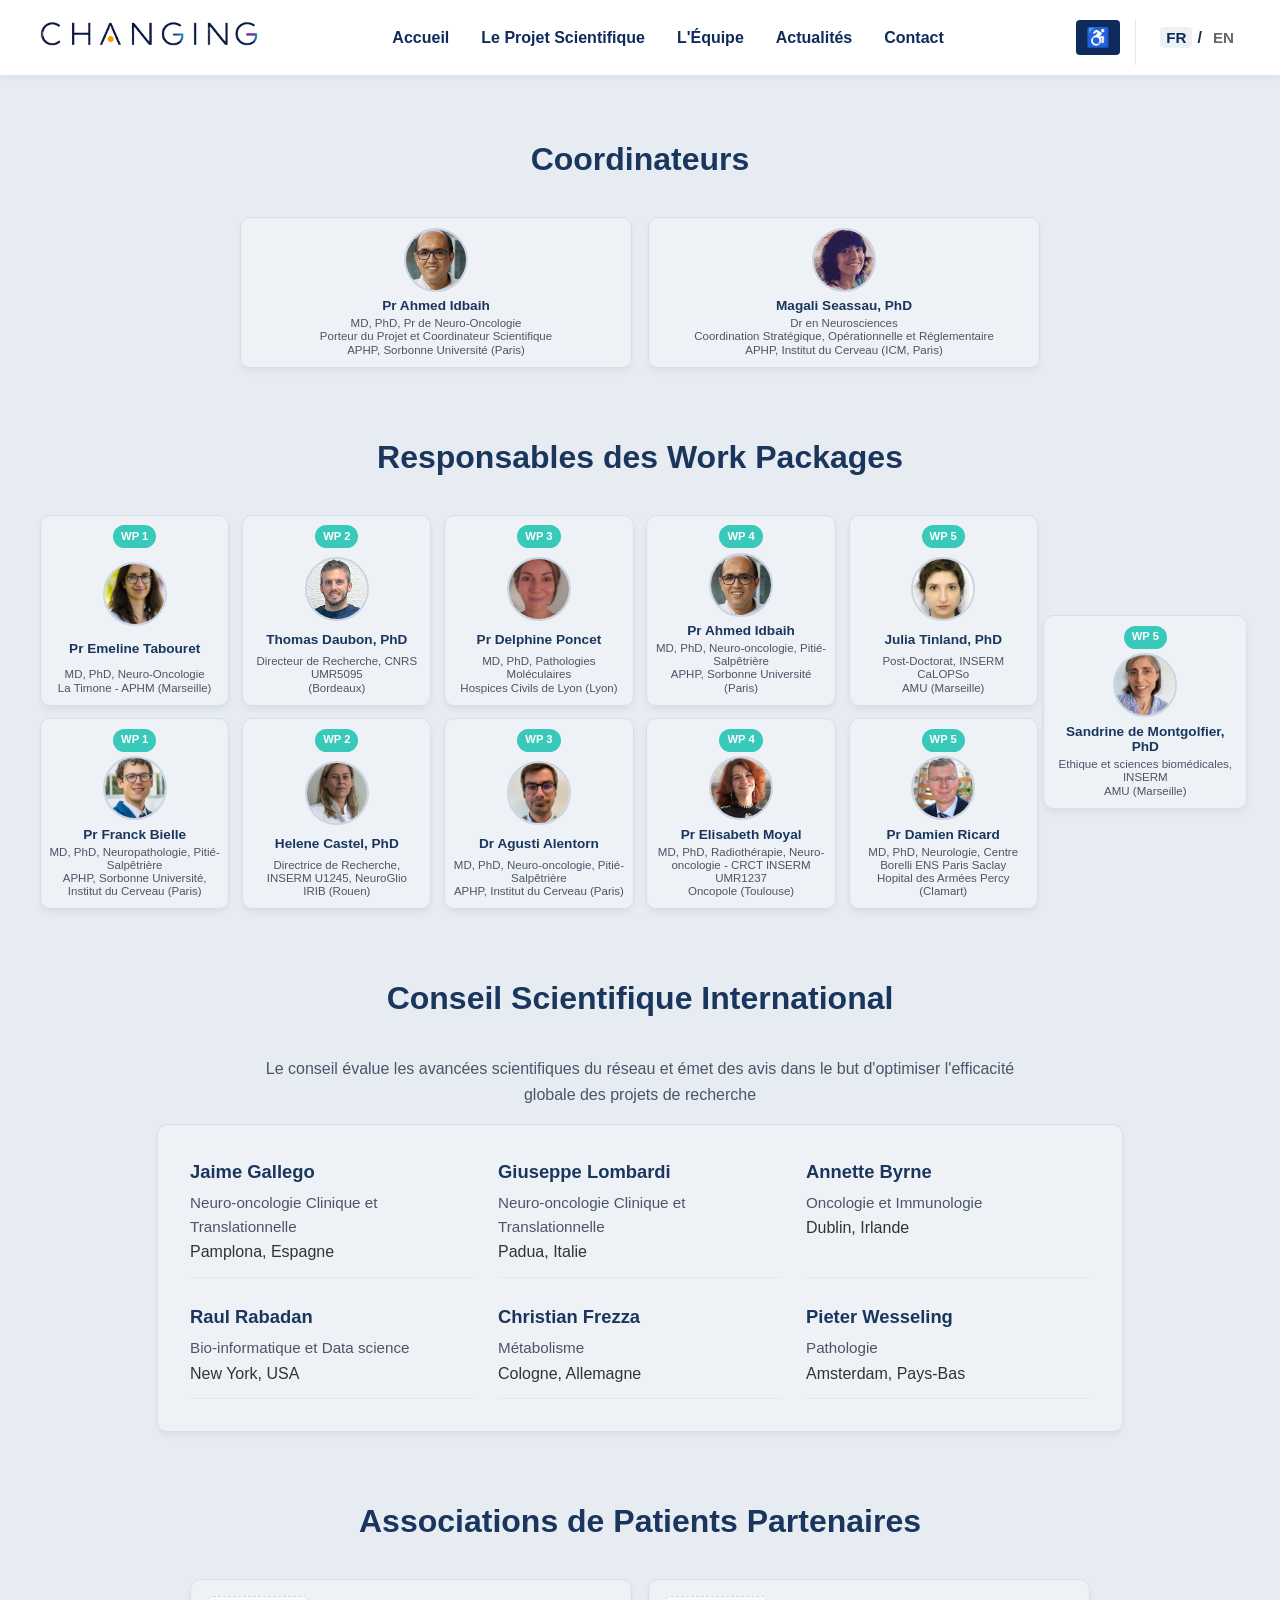
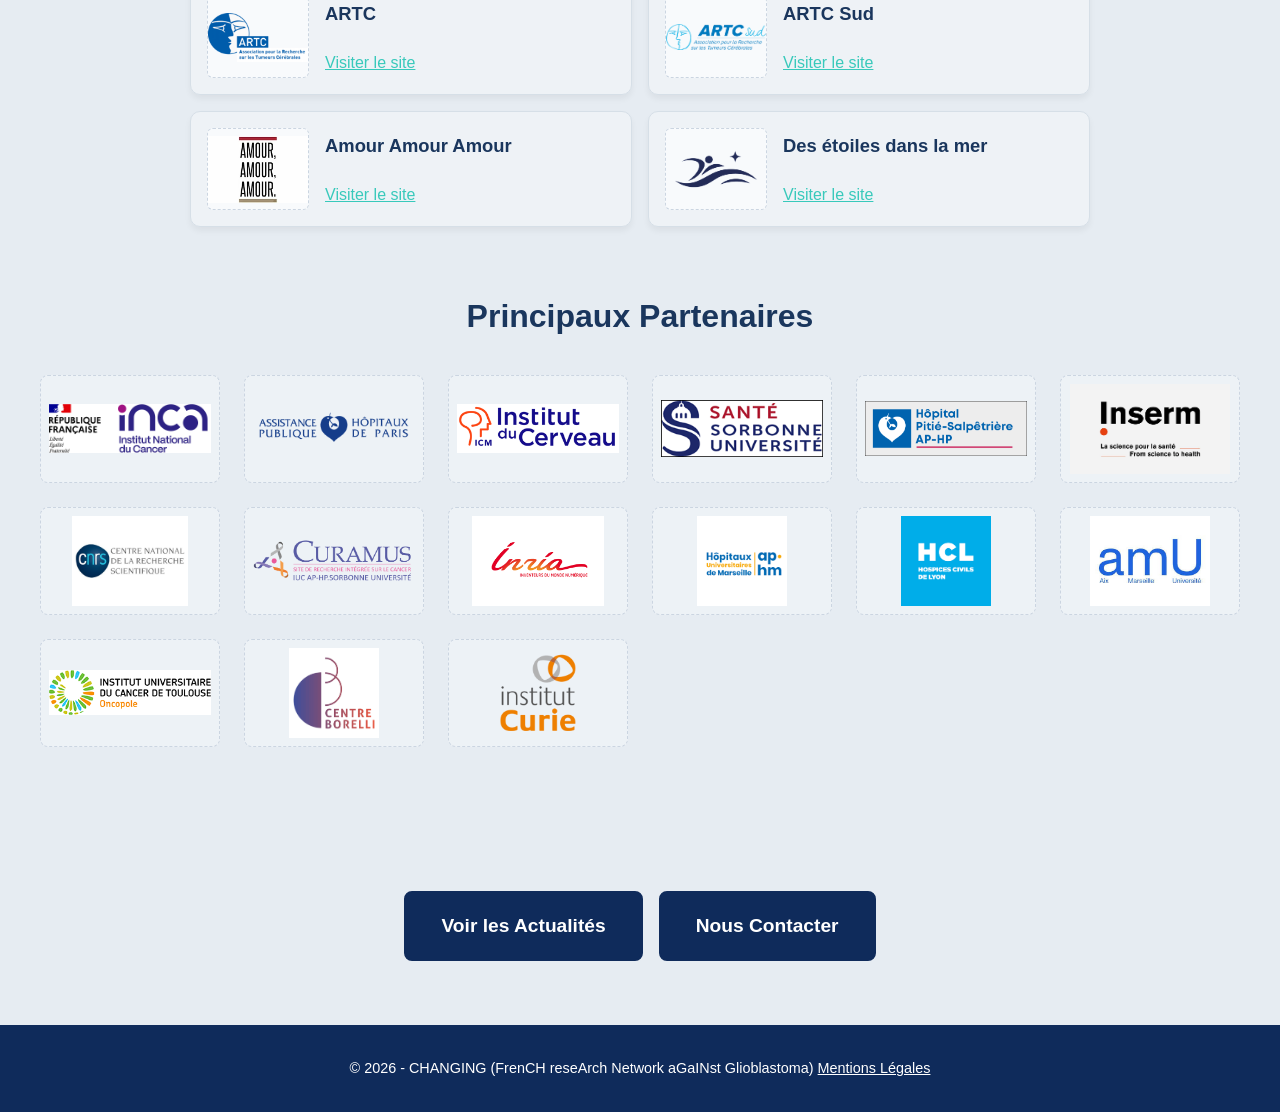
<file: equipe.html>
<!DOCTYPE html>
<html lang="fr">
<head>
    <meta charset="UTF-8">
    <meta name="viewport" content="width=device-width, initial-scale=1.0">
    <title>Équipe - CHANGING - Réseau National sur le Glioblastome</title>
    <link rel="stylesheet" href="style.css">
    <style>
        /* Styles spécifiques pour la mise en page de l'équipe */
        .team-container {
            max-width: 1200px;
            margin: 0 auto;
            padding: 2rem 1rem;
        }

        .team-section {
            margin-bottom: 4rem;
        }

        .team-section h2 {
            text-align: center;
            color: #1A365D;
            margin-bottom: 2rem;
            font-size: 2rem;
        }

        /* Encarts Coordinateurs (2 colonnes) & Leaders WP (3 ou 4 colonnes) */
        .grid-2 {
            display: grid;
            grid-template-columns: repeat(auto-fit, minmax(280px, 1fr));
            gap: 1rem;
            max-width: 800px;
            margin: 0 auto;
        }

        .grid-wp {
            display: grid;
            grid-template-columns: repeat(6, 1fr);
            gap: 0.8rem;
        }

.wp-11 {
    grid-column: 6;      /* Place la carte dans la 6ème colonne */
    grid-row: 1 / span 2; /* Étend la carte sur les 2 lignes (de la ligne 1 à 3) */
    align-self: center;  /* Centre la carte verticalement entre les 2 lignes */
width: 80%;
}

        .card-person {
            background: rgba(255, 255, 255, 0.3);
            border: 1px solid #D6DFE7;
            border-radius: 10px;
            padding: 1rem;
            text-align: center;
            box-shadow: 0 4px 6px rgba(0,0,0,0.05);
            display: flex;
            flex-direction: column;
            align-items: center;
        }

        /* Espace réservé pour les photos */
        .photo-placeholder {
            width: 90px;
            height: 90px;
            border-radius: 50%;
            background-color: rgba(255, 255, 255, 0.3);
            border: 2px dashed #CBD5E1;
            display: flex;
            align-items: center;
            justify-content: center;
            margin-bottom: 0.8rem;
            color: #64748B;
            font-size: 0.85rem;
            overflow: hidden;
        }

        .photo-placeholder img {
            width: 100%;
            height: 100%;
            object-fit: cover;
        }

        .person-name {
            font-size: 1.15rem;
            font-weight: bold;
            color: #1A365D;
            margin-bottom: 0.3rem;
        }

        .person-role {
            font-size: 0.95rem;
            color: #4A5568;
        }

        .wp-badge {
            display: inline-block;
            background-color: #38C9BB;
            color: white;
            font-weight: bold;
            font-size: 0.8rem;
            padding: 0.2rem 0.6rem;
            border-radius: 12px;
            margin-bottom: 0.5rem;
        }

        /* Conseil Scientifique (1 grand encart) */
        .card-single {
            background: rgba(255, 255, 255, 0.3);
            border: 1px solid #D6DFE7;
            border-radius: 10px;
            padding: 2rem;
            box-shadow: 0 4px 6px rgba(0,0,0,0.05);
            max-width: 900px;
            margin: 0 auto;
        }

        .sab-list {
            display: grid;
            grid-template-columns: repeat(auto-fit, minmax(280px, 1fr));
            gap: 1.5rem;
            list-style: none;
            padding: 0;
            margin: 0;
        }

        .sab-item {
            border-bottom: 1px solid #E2E8F0;
            padding-bottom: 0.75rem;
        }

        /* Associations de Patients (2 par 2) */
        .grid-associations {
            display: grid;
            grid-template-columns: repeat(2, 1fr);
            gap: 1rem;
max-width: 900px;
margin: 0 auto;
        }

        .card-assoc {
            background: rgba(255, 255, 255, 0.3);
            border: 1px solid #D6DFE7;
            border-radius: 10px;
            padding: 1rem;
            display: flex;
            align-items: center;
            gap: 1rem;
            box-shadow: 0 4px 6px rgba(0,0,0,0.05);
        }

        .assoc-logo-placeholder {
            width: 100px;
            height: 80px;
            border: 1px dashed #CBD5E1;
            background: #F8FAFC;
            display: flex;
            align-items: center;
            justify-content: center;
            font-size: 1rem;
            color: #64748B;
            flex-shrink: 0;
            border-radius: 6px;
        }

        .assoc-logo-placeholder img {
            max-width: 100%;
            max-height: 100%;
            object-fit: contain;
        }

        .assoc-link {
            display: inline-block;
            margin-top: 1rem;
            color: #38C9BB;
            text-decoration: underline;
            font-weight: 500;
        }

        /* Partenaires (4-5 par ligne) */
        .grid-partners {
            display: grid;
            grid-template-columns: repeat(auto-fill, minmax(180px, 1fr));
            gap: 1.5rem;
            align-items: center;
        }

        .partner-logo-placeholder {
            height: 90px;
            border: 1px dashed #CBD5E1;
            background: rgba(255, 255, 255, 0.3);
            border-radius: 8px;
            display: flex;
            align-items: center;
            justify-content: center;
            font-size: 0.8rem;
            color: #64748B;
            padding: 0.5rem;
        }

        .partner-logo-placeholder img {
            max-width: 100%;
            max-height: 100%;
            object-fit: contain;
        }

        @media (max-width: 768px) {
            .grid-associations {
                grid-template-columns: 1fr;
            }
        }
    </style>
</head>
<body>

    <!-- En-tête -->
    <header>
        <nav>
            <div class="logo-container">
                <a href="index.html">
                    <img src="namelogoT.png" alt="Logo CHANGING" class="logo-img-text">
                </a>
            </div>
            <ul class="nav-links">
                <li><a href="index.html#hero"><span class="lang-fr">Accueil</span><span class="lang-en">Home</span></a></li>
                <li><a href="projet.html"><span class="lang-fr">Le Projet Scientifique</span><span class="lang-en">The Scientific Project</span></a></li>
                <li><a href="equipe.html" class="active"><span class="lang-fr">L'Équipe</span><span class="lang-en">The Team</span></a></li>
                <li><a href="actualites.html"><span class="lang-fr">Actualités</span><span class="lang-en">News</span></a></li>
                <li><a href="contact.html"><span class="lang-fr">Contact</span><span class="lang-en">Contact</span></a></li>
            </ul>
            
            <div class="header-options">
                <div class="accessibility-dropdown">
                    <button onclick="toggleAccessMenu()" class="access-main-btn" aria-label="Options d'accessibilité" title="Options d'accessibilité">
                        ♿
                    </button>
                    <div id="accessMenu" class="access-menu-content">
                        <button onclick="toggleHighContrast()" class="access-item">
                            <span class="lang-fr">Contraste élevé</span><span class="lang-en">High Contrast</span>
                        </button>
                        <button onclick="changeFontSize(1)" class="access-item">
                            <span>Agrandir le texte (A+)</span>
                        </button>
                        <button onclick="changeFontSize(-1)" class="access-item">
                            <span>Réduire le texte (A-)</span>
                        </button>
                    </div>
                </div>

                <div class="lang-switch">
                    <button onclick="setLanguage('fr')" id="btn-fr" class="lang-btn">FR</button>
<span>/</span>
<button onclick="setLanguage('en')" id="btn-en" class="lang-btn">EN</button>
                </div>
            </div>
        </nav>
    </header>

    <main class="team-container">

        <!-- 1. Coordinateurs -->
        <section class="team-section">
            <h2>
                <span class="lang-fr">Coordinateurs</span>
                <span class="lang-en">Coordinators</span>
            </h2>
            <div class="grid-2">
                <!-- Coordinateur 1 -->
<!-- Extrait des Coordinateurs (Appliquez la même logique aux autres cartes) -->
<div class="card-person">
    <div class="photo-placeholder"><img src="Photo/Ahmed.jpg" alt="Pr Ahmed Idbaih"></div>
    <div class="person-name">Pr Ahmed Idbaih</div>
    <div class="person-role">
        <span class="lang-fr">MD, PhD, Pr de Neuro-Oncologie</span>
        <span class="lang-en">MD, PhD, Professor of Neuro-Oncology</span>
    </div>
    <div class="person-role">
        <span class="lang-fr">Porteur du Projet et Coordinateur Scientifique</span>
        <span class="lang-en">Project Leader and Scientific Coordinator</div>
<div class="person-role">APHP, Sorbonne Université (Paris)</div>
</div>
                <!-- Coordinateur 2 -->
                <div class="card-person">
    <div class="photo-placeholder">
        <img src="Photo/MagaliS.jpg" alt="Magali Seassau">
    </div>
    <div class="person-name">Magali Seassau, PhD</div>
    <div class="person-role">
        <span class="lang-fr">Dr en Neurosciences</span>
        <span class="lang-en">PhD in Neuroscience</span>
    </div>
    <div class="person-role">
        <span class="lang-fr">Coordination Stratégique, Opérationnelle et Réglementaire</span>
        <span class="lang-en">Strategic, Operational and Regulatory Coordination</span>
<div class="person-role">APHP, Institut du Cerveau (ICM, Paris)</div>
    </div>
</div>
        </section>

        <!-- 2. Leaders des Work Packages (WP) -->
        <section class="team-section">
    <h2>
        <span class="lang-fr">Responsables des Work Packages</span>
        <span class="lang-en">Work Package Leaders</span>
    </h2>
    <div class="grid-wp">
<!-- Ligne 1 : WP 1 à 5 -->
        <div class="card-person">
            <span class="wp-badge">WP 1</span>
            <div class="photo-placeholder"><img src="Photo/EmelineT.jpg" alt="Emeline Tabouret"></div>
            <div class="person-name">Pr Emeline Tabouret</div>
            <div class="person-role">
                <span class="lang-fr">MD, PhD, Neuro-Oncologie</span>
                <span class="lang-en">MD, PhD, Neuro-Oncology</span>
<div class="person-role">La Timone - APHM (Marseille)</div>
            </div>
        </div>

        <div class="card-person">
            <span class="wp-badge">WP 2</span>
            <div class="photo-placeholder"><img src="Photo/ThomasD.jpg" alt="Thomas Daubon"></div>
            <div class="person-name">Thomas Daubon, PhD</div>
            <div class="person-role">
                <span class="lang-fr">Directeur de Recherche, CNRS UMR5095</span>
                <span class="lang-en">Research Director, CNRS UMR5095</span>
<div class="person-role">(Bordeaux)</div>
            </div>
        </div>

        <div class="card-person">
            <span class="wp-badge">WP 3</span>
            <div class="photo-placeholder"><img src="Photo/DelphineP.jpg" alt="Delphine Poncet"></div>
            <div class="person-name">Pr Delphine Poncet</div>
            <div class="person-role">
                <span class="lang-fr">MD, PhD, Pathologies Moléculaires</span>
                <span class="lang-en">MD, PhD, Molecular Pathology</span>
<div class="person-role">Hospices Civils de Lyon (Lyon)</div>
            </div>
        </div>

        <div class="card-person">
            <span class="wp-badge">WP 4</span>
            <div class="photo-placeholder"><img src="Photo/Ahmed.jpg" alt="Ahmed Idbaih"></div>
            <div class="person-name">Pr Ahmed Idbaih</div>
            <div class="person-role">
                <span class="lang-fr">MD, PhD, Neuro-oncologie, Pitié-Salpêtrière</span>
                <span class="lang-en">MD, PhD, Neuro-oncology, Pitié-Salpêtrière</span>
<div class="person-role">APHP, Sorbonne Université (Paris)</div>
            </div>
        </div>

        <div class="card-person wp-5">
            <span class="wp-badge">WP 5</span>
            <div class="photo-placeholder"><img src="Photo/JuliaT.jpg" alt="Julia Tinland"></div>
            <div class="person-name">Julia Tinland, PhD</div>
            <div class="person-role">
                <span class="lang-fr">Post-Doctorat, INSERM CaLOPSo</span>
                <span class="lang-en">Post-Doctoral Fellow, INSERM CaLOPSo</span>
<div class="person-role">AMU (Marseille)</div>
            </div>
</div>
                <!-- Ligne 3 : WP 6 à 10 -->

        <div class="card-person">
            <span class="wp-badge">WP 1</span>
            <div class="photo-placeholder"><img src="Photo/FranckB.jpg" alt="Franck Bielle"></div>
            <div class="person-name">Pr Franck Bielle</div>
            <div class="person-role">
                <span class="lang-fr">MD, PhD, Neuropathologie, Pitié-Salpêtrière</span>
                <span class="lang-en">MD, PhD, Neuropathology, Pitié-Salpêtrière</span>
<div class="person-role">APHP, Sorbonne Université, Institut du Cerveau (Paris)</div>
            </div>
    </div>
        <div class="card-person">
            <span class="wp-badge">WP 2</span>
            <div class="photo-placeholder"><img src="Photo/HeleneC.jpg" alt="Helene Castel"></div>
            <div class="person-name">Helene Castel, PhD</div>
            <div class="person-role">
                <span class="lang-fr">Directrice de Recherche, INSERM U1245, NeuroGlio</span>
                <span class="lang-en">Research Director, INSERM U1245, NeuroGlio</span>
<div class="person-role">IRIB (Rouen)</div>
            </div>
</div>
        <div class="card-person">
            <span class="wp-badge">WP 3</span>
            <div class="photo-placeholder"><img src="Photo/AgustiA.jpg" alt="Agusti Alentorn"></div>
            <div class="person-name">Dr Agusti Alentorn</div>
            <div class="person-role">
                <span class="lang-fr">MD, PhD, Neuro-oncologie, Pitié-Salpêtrière</span>
                <span class="lang-en">MD, PhD, Neuro-oncology, Pitié-Salpêtrière</span>
<div class="person-role">APHP, Institut du Cerveau (Paris)</div>
            </div>
</div>
        <div class="card-person">
            <span class="wp-badge">WP 4</span>
            <div class="photo-placeholder"><img src="Photo/ElisabethM.jpg" alt="Elisabeth Moyal"></div>
            <div class="person-name">Pr Elisabeth Moyal</div>
            <div class="person-role">
                <span class="lang-fr">MD, PhD, Radiothérapie, Neuro-oncologie - CRCT INSERM UMR1237 </span>
                <span class="lang-en">MD, PhD, Radiation Oncology - CRCT INSERM UMR1237</span>
<div class="person-role">Oncopole (Toulouse)</div>
            </div>
</div>

                  <!-- Ligne 4 : WP 10 et WP 11 côte à côte -->
           <div class="card-person wp-10">
            <span class="wp-badge">WP 5</span>
            <div class="photo-placeholder"><img src="Photo/DamienR.jpg" alt="Damien Ricard"></div>
            <div class="person-name">Pr Damien Ricard</div>
            <div class="person-role">
                <span class="lang-fr">MD, PhD, Neurologie, Centre Borelli ENS Paris Saclay </span>
                <span class="lang-en">MD, PhD, Neurology, Centre Borelli ENS Paris Saclay</span>
<div class="person-role">Hopital des Armées Percy (Clamart)</div>
            </div>
</div>
   
                <div class="card-person wp-11">
                    <span class="wp-badge">WP 5</span>
            <div class="photo-placeholder"><img src="Photo/SandrineM.jpg" alt="Sandrine de Montgolfier"></div>
            <div class="person-name">Sandrine de Montgolfier, PhD</div>
            <div class="person-role">
                <span class="lang-fr">Ethique et sciences biomédicales, INSERM</span>
                <span class="lang-en">Ethics and Biomedical Sciences, INSERM</span>
<div class="person-role">AMU (Marseille)</div>
            </div>
        </div>
  
        </section>

        <!-- 3. Conseil Scientifique International -->
        <section class="team-section">
    <h2>
        <span class="lang-fr">Conseil Scientifique International</span>
        <span class="lang-en">International Scientific Advisory Board</span>
    </h2>
<!-- Ajout du paragraphe explicatif -->
    <p style="text-align: center; color: #4A5568; margin-bottom: 1rem; max-width: 800px; margin-left: auto; margin-right: auto;">
        <span class="lang-fr">Le conseil évalue les avancées scientifiques du réseau et émet des avis dans le but d'optimiser l'efficacité globale des projets de recherche</span>
        <span class="lang-en">The board evaluates the scientific progress of the network and provides recommendations to optimize the overall effectiveness of research projects</span>
    </p>

    <div class="card-single">
        <ul class="sab-list">
            <!-- Items du conseil -->
            <li class="sab-item">
                <div class="person-name">Jaime Gallego</div>
                <div class="person-role">
                    <span class="lang-fr">Neuro-oncologie Clinique et Translationnelle</span>
                    <span class="lang-en">Clinical and Translational Neuro-oncology</span>
                </div>
                <div class="lieu">
                    <span class="lang-fr">Pamplona, Espagne</span>
                    <span class="lang-en">Pamplona, Spain</span>
                </div>
            </li>
            <li class="sab-item">
                <div class="person-name">Giuseppe Lombardi</div>
                <div class="person-role">
                    <span class="lang-fr">Neuro-oncologie Clinique et Translationnelle</span>
                    <span class="lang-en">Clinical and Translational Neuro-oncology</span>
                </div>
                <div class="lieu">
                    <span class="lang-fr">Padua, Italie</span>
                    <span class="lang-en">Padua, Italy</span>
                </div>
            </li>
            <li class="sab-item">
                <div class="person-name">Annette Byrne</div>
                <div class="person-role">
                    <span class="lang-fr">Oncologie et Immunologie</span>
                    <span class="lang-en">Oncology and Immunology</span>
                </div>
                <div class="lieu">
                    <span class="lang-fr">Dublin, Irlande</span>
                    <span class="lang-en">Dublin, Ireland</span>
                </div>
            </li>
            <li class="sab-item">
                <div class="person-name">Raul Rabadan</div>
                <div class="person-role">
                    <span class="lang-fr">Bio-informatique et Data science</span>
                    <span class="lang-en">Bioinformatics and Data Science</span>
                </div>
                <div class="lieu">
                    <span class="lang-fr">New York, USA</span>
                    <span class="lang-en">New York, USA</span>
                </div>
            </li>
            <li class="sab-item">
                <div class="person-name">Christian Frezza</div>
                <div class="person-role">
                    <span class="lang-fr">Métabolisme</span>
                    <span class="lang-en">Metabolism</span>
                </div>
                <div class="lieu">
                    <span class="lang-fr">Cologne, Allemagne</span>
                    <span class="lang-en">Cologne, Germany</span>
                </div>
            </li>
            <li class="sab-item">
                <div class="person-name">Pieter Wesseling</div>
                <div class="person-role">
                    <span class="lang-fr">Pathologie</span>
                    <span class="lang-en">Pathology</span>
                </div>
                <div class="lieu">
                    <span class="lang-fr">Amsterdam, Pays-Bas</span>
                    <span class="lang-en">Amsterdam, Netherlands</span>
                </div>
            </li>
        </ul>
    </div>
        </section>

        <!-- 4. Associations de Patients -->
        <section class="team-section">
            <h2>
                <span class="lang-fr">Associations de Patients Partenaires</span>
                <span class="lang-en">Partner Patient Associations</span>
            </h2>
            <div class="grid-associations">
                <div class="card-assoc">
                    <div class="assoc-logo-placeholder">
                        <!-- <img src="logo-assoc1.png" alt="Logo Association 1"> -->
                        <img src="Logo/ARTC.png" alt="ARTC">
                    </div>
                    <div>
                        <div class="person-name">ARTC</div>
                        <a href="https://artc-asso.fr/" target="_blank" rel="noopener noreferrer" class="assoc-link">
                            <span class="lang-fr">Visiter le site</span>
                            <span class="lang-en">Visit website</span>
                        </a>
                    </div>
                </div>

                <div class="card-assoc">
                    <div class="assoc-logo-placeholder">
                        <img src="Logo/ARTCsud.png" alt="ARTC">
                    </div>
                    <div>
                        <div class="person-name">ARTC Sud</div>
                        <a href="https://artcsud.fr/" target="_blank" rel="noopener noreferrer" class="assoc-link">
                            <span class="lang-fr">Visiter le site</span>
                            <span class="lang-en">Visit website</span>
                        </a>
                    </div>
                </div>

                <div class="card-assoc">
                    <div class="assoc-logo-placeholder">
                        <img src="Logo/Amour.avif" alt="Amour">
                    </div>
                    <div>
                        <div class="person-name">Amour Amour Amour</div>
                        <a href="https://www.amouramouramour.org/" target="_blank" rel="noopener noreferrer" class="assoc-link">
                            <span class="lang-fr">Visiter le site</span>
                            <span class="lang-en">Visit website</span>
                        </a>
                    </div>
                </div>

                <div class="card-assoc">
                    <div class="assoc-logo-placeholder">
                        <img src="Logo/etoiles.png" alt="Etoile">
                    </div>
                    <div>
                        <div class="person-name">Des étoiles dans la mer</div>
                        <a href="https://desetoilesdanslamer-vaincreleglioblastome.fr/" target="_blank" rel="noopener noreferrer" class="assoc-link">
                            <span class="lang-fr">Visiter le site</span>
                            <span class="lang-en">Visit website</span>
                        </a>
                    </div>
                </div>
            </div>
        </section>

        <!-- 5. Principaux Partenaires -->
        <section class="team-section">
            <h2>
                <span class="lang-fr">Principaux Partenaires</span>
                <span class="lang-en">Main Partners</span>
            </h2>
            <div class="grid-partners">
                <!-- Exemple pour 10 partenaires (disposés par 4 ou 5 selon l'écran) -->
                <div class="partner-logo-placeholder"><img src="Logo/INCa.png" alt="INCa"></div>
                <div class="partner-logo-placeholder"><img src="Logo/APHP.png" alt="APHP"></div>
                <div class="partner-logo-placeholder"><img src="Logo/ICM.png" alt="ICM"></div>
                <div class="partner-logo-placeholder"><img src="Logo/SU.png" alt="SU"></div>
                <div class="partner-logo-placeholder"><img src="Logo/APSL.png" alt="APSL"></div>
                <div class="partner-logo-placeholder"><img src="Logo/inserm.png" alt="Inserm"></div>
                <div class="partner-logo-placeholder"><img src="Logo/CNRS.jpg" alt="CNRS"></div>
                <div class="partner-logo-placeholder"><img src="Logo/Curamus.png" alt="Curamus"></div>
                <div class="partner-logo-placeholder"><img src="Logo/Inria.png" alt="INRIA"></div>
                <div class="partner-logo-placeholder"><img src="Logo/APHM.png" alt="APHM"></div>
		<div class="partner-logo-placeholder"><img src="Logo/HCL.png" alt="HCL"></div>
		<div class="partner-logo-placeholder"><img src="Logo/AMU.jpg" alt="AMU"></div>
		<div class="partner-logo-placeholder"><img src="Logo/IUCT.png" alt="IUCT"></div>
		<div class="partner-logo-placeholder"><img src="Logo/Borelli.png" alt="ENS Saclay"></div>
		<div class="partner-logo-placeholder"><img src="Logo/Curie.png" alt="Institut Curie"></div>
            </div>
        </section>

    </main>

<!-- Boutons bas de page Equipe -->
<div class="discover-btn-container" style="text-align: center; margin-top: 3rem; margin-bottom: 2rem; display: flex; justify-content: center; gap: 1rem;">
    <a href="actualites.html" class="btn-discover">
        <span class="lang-fr">Voir les Actualités</span>
        <span class="lang-en">View News</span>
    </a>
    <a href="contact.html" class="btn-discover">
        <span class="lang-fr">Nous Contacter</span>
        <span class="lang-en">Contact Us</span>
    </a>
</div>

    <footer>
        <p>&copy; 2026 - CHANGING (FrenCH reseArch Network aGaINst Glioblastoma)  <a href="mentions.html" style="color: #fff; text-decoration: underline;">Mentions Légales</a></p>
    </footer>

    <!-- Inclusion du fichier JS externe -->
    <script src="language.js"></script>
</body>
</html>
</file>
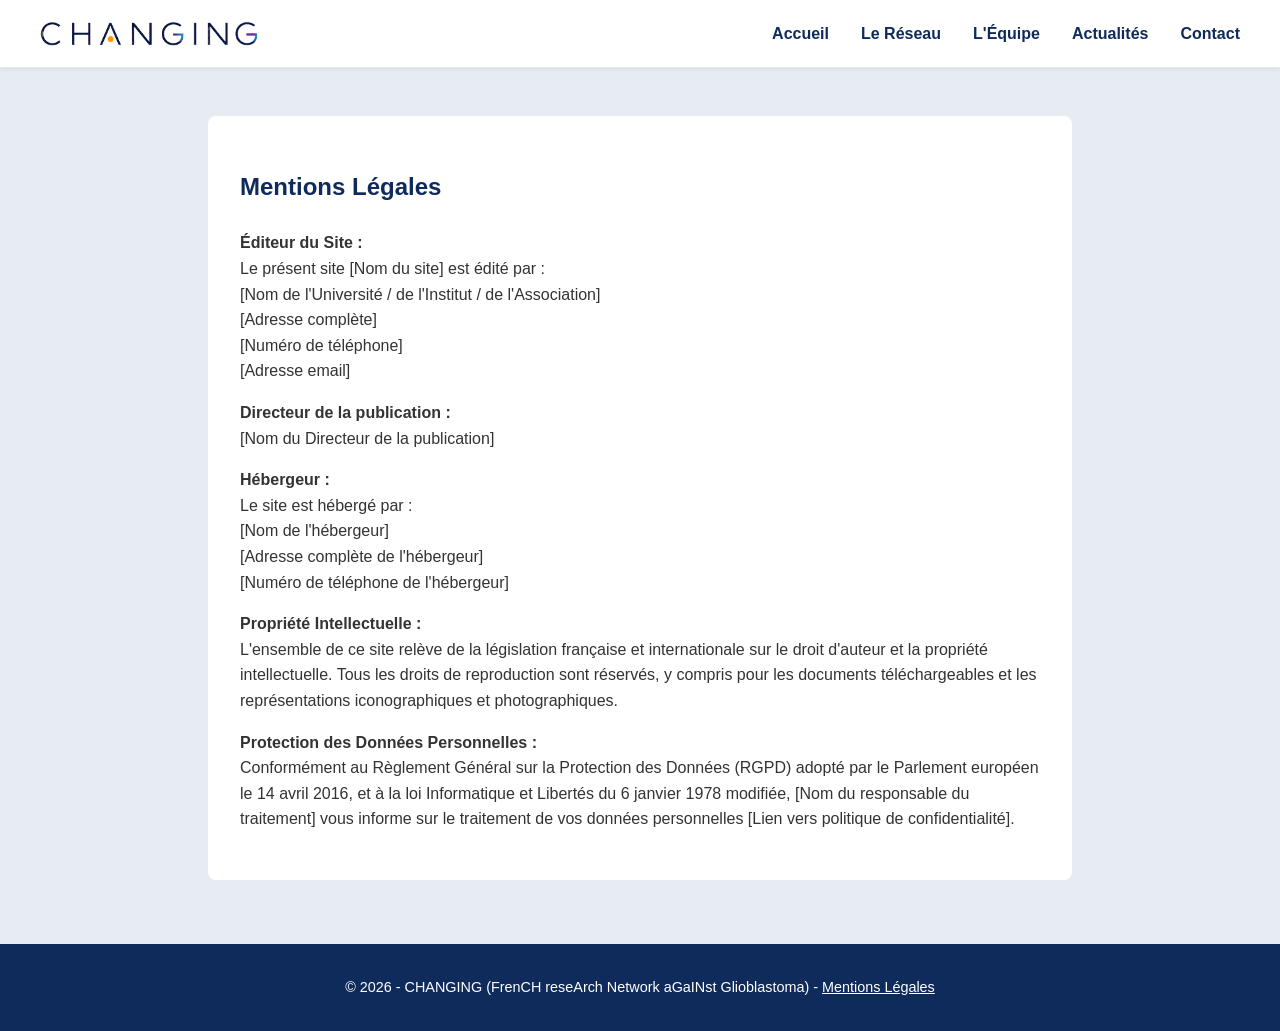
<file: mentions.html>
<!DOCTYPE html>
<html lang="fr">
<head>
    <meta charset="UTF-8">
    <meta name="viewport" content="width=device-width, initial-scale=1.0">
    <title>CHANGING - Mentions Légales</title>
    <link rel="stylesheet" href="style.css">
</head>
<body>

    <!-- En-tête (identique aux autres pages) -->
    <header>
        <nav>
            <div class="logo-container">
                <img src="namelogoT.png" alt="Logo CHANGING" class="logo-img-text">
            </div>
            <ul class="nav-links">
                <li><a href="index.html">Accueil</a></li>
                <li><a href="projet.html">Le Réseau</a></li>
                <li><a href="#">L'Équipe</a></li>
                <li><a href="index.html#actus">Actualités</a></li>
                <li><a href="#">Contact</a></li>
            </ul>
        </nav>
    </header>

    <main>
        <section class="legal-content" style="max-width: 800px; margin: 3rem auto; padding: 2rem; background: #fff; border-radius: 8px;">
            <h2 style="color: #0F2B5B; margin-bottom: 1.5rem;">Mentions Légales</h2>
            
            <p><strong>Éditeur du Site :</strong><br>
            Le présent site [Nom du site] est édité par :<br>
            [Nom de l'Université / de l'Institut / de l'Association]<br>
            [Adresse complète]<br>
            [Numéro de téléphone]<br>
            [Adresse email]</p>

            <p><strong>Directeur de la publication :</strong><br>
            [Nom du Directeur de la publication]</p>

            <p><strong>Hébergeur :</strong><br>
            Le site est hébergé par :<br>
            [Nom de l'hébergeur]<br>
            [Adresse complète de l'hébergeur]<br>
            [Numéro de téléphone de l'hébergeur]</p>

            <p><strong>Propriété Intellectuelle :</strong><br>
            L'ensemble de ce site relève de la législation française et internationale sur le droit d'auteur et la propriété intellectuelle. Tous les droits de reproduction sont réservés, y compris pour les documents téléchargeables et les représentations iconographiques et photographiques.</p>

            <p><strong>Protection des Données Personnelles :</strong><br>
            Conformément au Règlement Général sur la Protection des Données (RGPD) adopté par le Parlement européen le 14 avril 2016, et à la loi Informatique et Libertés du 6 janvier 1978 modifiée, [Nom du responsable du traitement] vous informe sur le traitement de vos données personnelles [Lien vers politique de confidentialité].</p>
            
        </section>
    </main>

    <footer>
        <p>&copy; 2026 - CHANGING (FrenCH reseArch Network aGaINst Glioblastoma) - <a href="mentions.html" style="color: #fff; text-decoration: underline;">Mentions Légales</a></p>
    </footer>

    <!-- Scripts JS pour l'accessibilité -->
    <script>
        // (Copiez ici le script de la page "Réseau" pour que le contraste/police fonctionne sur cette page aussi)
        function switchLang(lang) { /* ... */ }
        function toggleAccessMenu() { /* ... */ }
        window.onclick = function(event) { /* ... */ }
        function toggleHighContrast() { /* ... */ }
        let currentFontSize = 100;
        function changeFontSize(direction) { /* ... */ }
    </script>
</body>
</html>
</file>
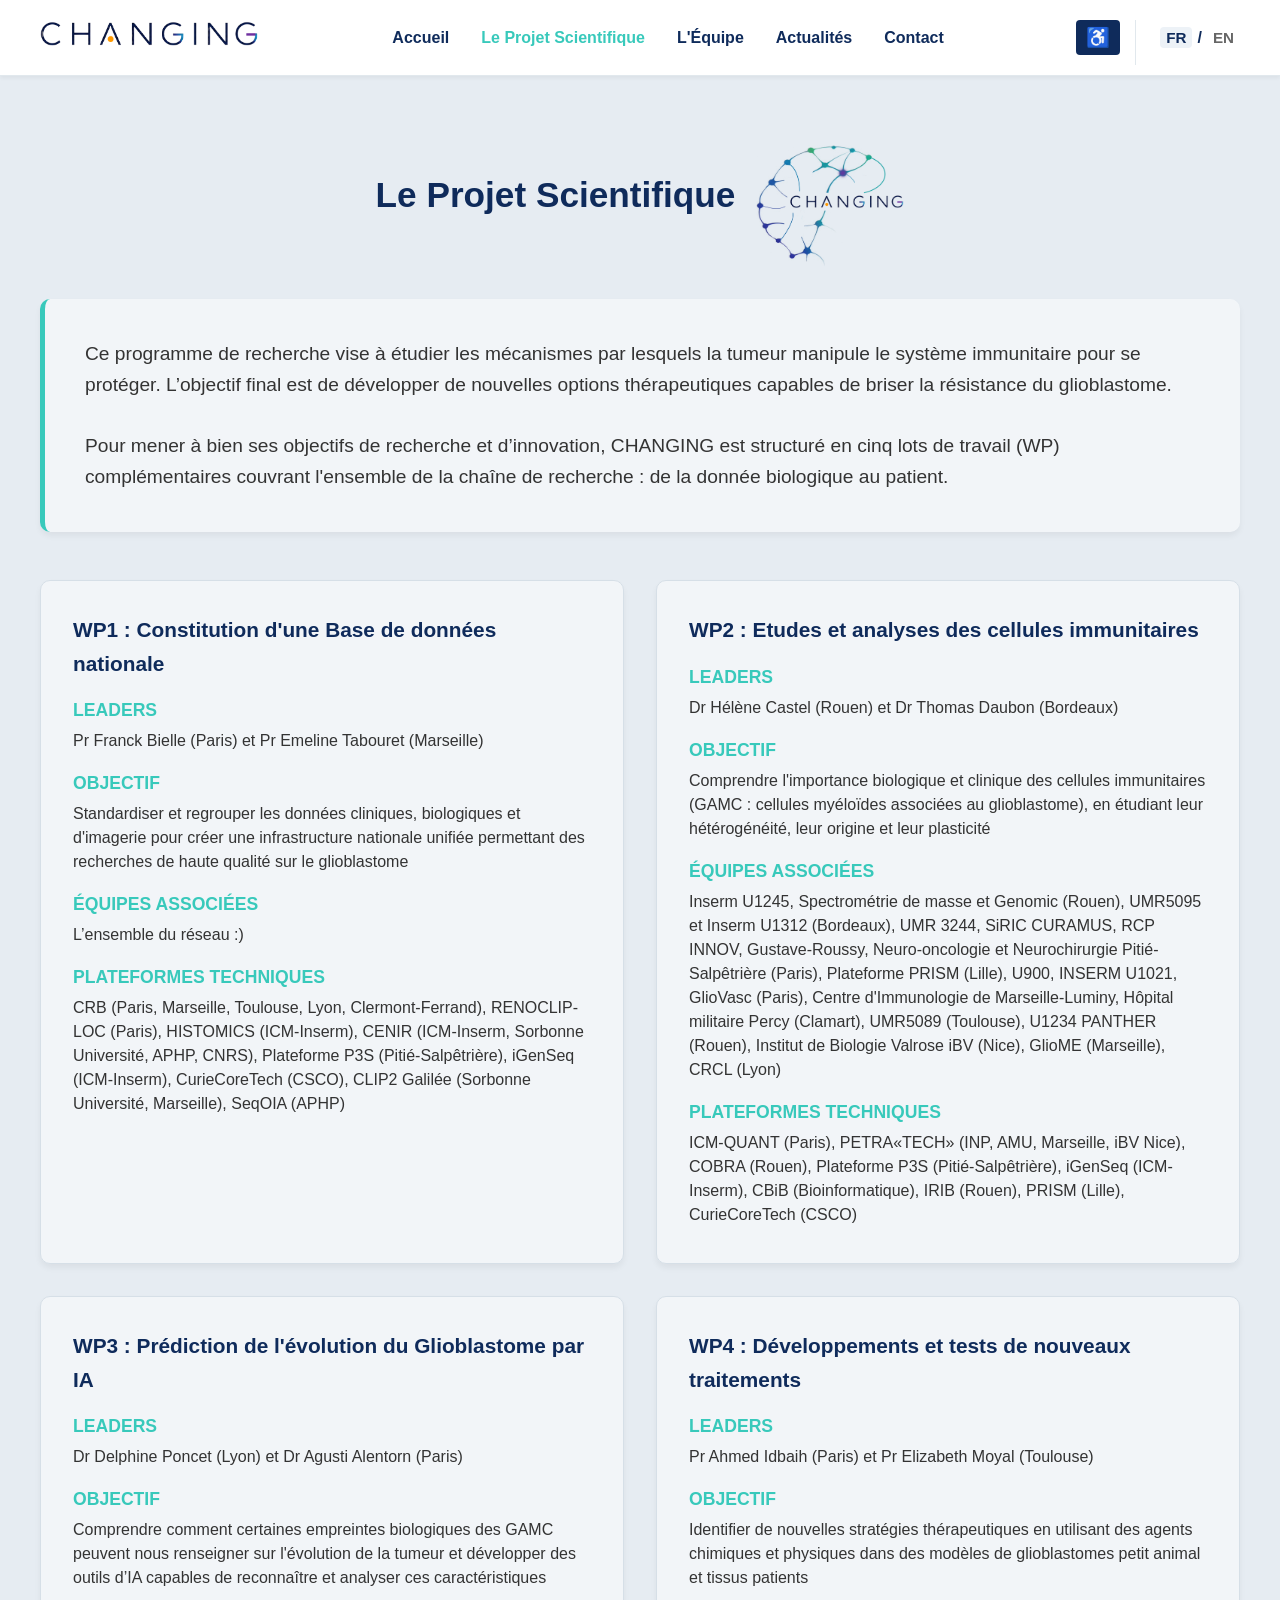
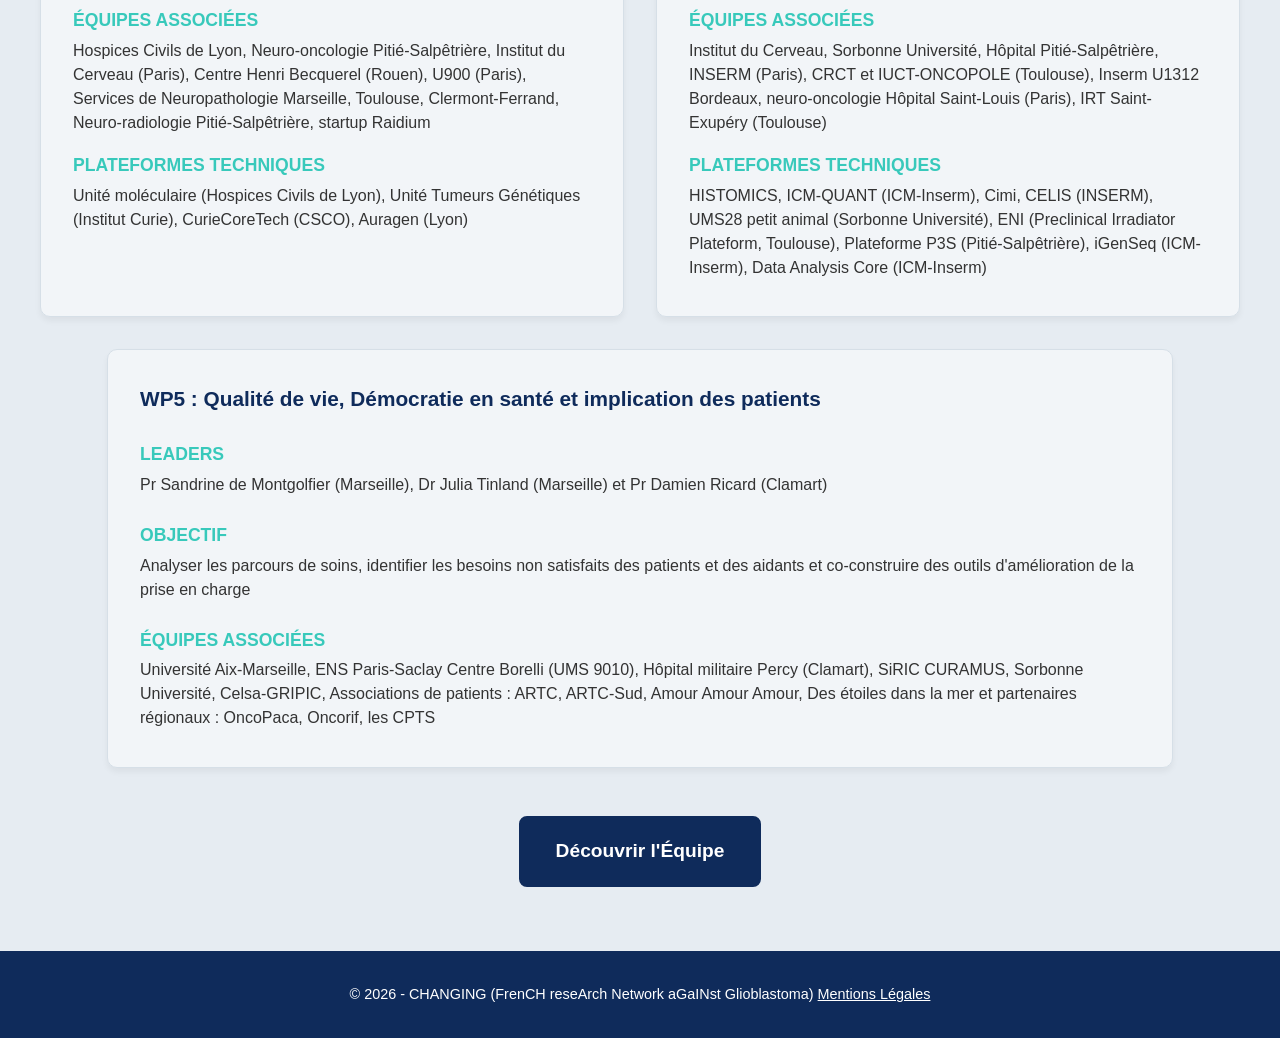
<file: projet.html>
<!DOCTYPE html>
<html lang="fr">
<head>
    <meta charset="UTF-8">
    <meta name="viewport" content="width=device-width, initial-scale=1.0">
    <title>CHANGING - Le Projet</title>
    <link rel="stylesheet" href="style.css">
    <style>
        /* --- Styles spécifiques pour la page Projet (Charte Graphique) --- */
        
        /* Titres des WP (Bleu Marine) */
        .wp-block h3 {
            color: #0F2B5B;
            font-size: 1.3rem;
            margin-top: 0;
            margin-bottom: 0.5rem;
        }
        
        /* Sous-titres des sections (Turquoise) */
        .wp-block h4 {
            color: #38C9BB;
            font-size: 1.1rem;
            margin-top: 1rem;
            margin-bottom: 0.3rem;
            font-weight: 600;
            text-transform: uppercase; /* Ajouté pour un meilleur style */
        }
        
        /* Texte standard dans les encarts */
        .wp-block p {
            margin: 0.3rem 0;
            color: #333;
            line-height: 1.5;
            font-size: 1rem;
        }

        /* --- Style des Encarts (Cartes) --- */
        .wp-block, .wp-block-center {
            background-color: rgba(255, 255, 255, 0.5); /* Fond blanc semi-transparent */
            padding: 2rem;
            border-radius: 10px;
            border: 1px solid #D6DFE7;
            box-shadow: 0 4px 6px rgba(0,0,0,0.05);
            transition: transform 0.3s ease, background-color 0.3s ease;
            margin-bottom: 2rem; /* Assure un espacement vertical */
        }

        .wp-block:hover {
            transform: translateY(-5px);
            background-color: rgba(255, 255, 255, 0.5); /* Légère opacité au survol */
        }

        /* Grille de mise en page Ligne 1 et 2 */
        .wp-layout-grid {
            display: grid;
            grid-template-columns: 1fr 1fr;
            gap: 2rem;
        }

        /* Conteneur introduction */
        .project-intro-container {
            display: flex; 
            align-items: center; 
            gap: 2.5rem; 
            background-color: rgba(255, 255, 255, 0.5);
            padding: 2.5rem; 
            border-radius: 10px; 
            border-left: 5px solid #38C9BB;
            margin-bottom: 3rem;
            box-shadow: 0 4px 6px rgba(0,0,0,0.05);
        }

        /* Gestion des langues (masque l'anglais par défaut) */
        .lang-en { display: none; }

        /* Responsive (mobile) */
        @media (max-width: 768px) {
            .wp-layout-grid {
                grid-template-columns: 1fr;
            }
            .project-intro-container {
                flex-direction: column;
                text-align: left;
            }
            .project-intro-logo {
                margin-bottom: 1rem;
            }
        }
    </style>
</head>
<body>

    <!-- En-tête -->
    <header>
        <nav>
            <div class="logo-container">
    <a href="index.html">
        <img src="namelogoT.png" alt="Logo CHANGING" class="logo-img-text">
    </a>
            </div>
            <ul class="nav-links">
                <li><a href="index.html"><span class="lang-fr">Accueil</span><span class="lang-en">Home</span></a></li>
                <li><a href="projet.html" style="color: #38C9BB;"><span class="lang-fr">Le Projet Scientifique</span><span class="lang-en">The Scientific Project</span></a></li>
                <li><a href="equipe.html"><span class="lang-fr">L'Équipe</span><span class="lang-en">The Team</span></a></li>
                <li><a href="actualites.html"><span class="lang-fr">Actualités</span><span class="lang-en">News</span></a></li>
                <li><a href="contact.html"><span class="lang-fr">Contact</span><span class="lang-en">Contact</span></a></li>
            </ul>
            
            <div class="header-options">
                <div class="accessibility-dropdown">
                    <button onclick="toggleAccessMenu()" class="access-main-btn" aria-label="Options d'accessibilité" title="Options d'accessibilité">
                        ♿
                    </button>
                    <div id="accessMenu" class="access-menu-content">
                        <button onclick="toggleHighContrast()" class="access-item">
                            <span class="lang-fr">Contraste élevé</span><span class="lang-en">High Contrast</span>
                        </button>
                        <button onclick="changeFontSize(1)" class="access-item">
                            <span>Agrandir le texte (A+)</span>
                        </button>
                        <button onclick="changeFontSize(-1)" class="access-item">
                            <span>Réduire le texte (A-)</span>
                        </button>
                    </div>
                </div>

                <div class="lang-switch">
                    <button onclick="setLanguage('fr')" id="btn-fr" class="lang-btn">FR</button>
<span>/</span>
<button onclick="setLanguage('en')" id="btn-en" class="lang-btn">EN</button>
                </div>
            </div>
        </nav>
    </header>

    <main>
<section id="project-details" style="max-width: 1200px; margin: 3rem auto; padding: 0 2rem;">

 <!-- Titre avec logo intégré après le texte -->
<section id="project-header" style="text-align: center; margin-top: 3rem; margin-bottom: 2rem;">
    <h2 style="color: #0F2B5B; font-size: 2.2rem; display: flex; align-items: center; justify-content: center; gap: 20px;">
        <span class="lang-fr">Le Projet Scientifique</span>
        <span class="lang-en">The Scientific Project</span>
        <img src="logo.png" alt="Logo CHANGING" style="height: 3.5em; width: auto; margin-top: 20px;">
    </h2>
</section>
            <!-- Introduction -->
 <div class="project-intro-container">
    <div class="project-intro-text" style="flex: 1;">
        <p style="font-size: 1.2rem !important; line-height: 1.6; color: #333; margin: 0;">
            <span class="lang-fr">Ce programme de recherche vise à étudier les mécanismes par lesquels la tumeur manipule le système immunitaire pour se protéger. L’objectif final est de développer de nouvelles options thérapeutiques capables de briser la résistance du glioblastome.</span>
            <span class="lang-en">This research program aims to study the mechanisms by which the tumor manipulates the immune system to protect itself. The ultimate goal is to develop new therapeutic options capable of breaking glioblastoma resistance.</span>
            <br><br>
            <span class="lang-fr">Pour mener à bien ses objectifs de recherche et d’innovation, CHANGING est structuré en cinq lots de travail (WP) complémentaires couvrant l'ensemble de la chaîne de recherche : de la donnée biologique au patient.</span>
            <span class="lang-en">To carry out its research and innovation objectives, CHANGING is structured into five complementary Work Packages (WPs) covering the entire research chain: from biological data to the patient.</span>
        </p>
    </div>
</div>

            <!-- LIGNE 1 : WP1 et WP2 -->
            <div class="wp-layout-grid">
                <!-- WP1 -->
                <div class="wp-block">
                    <h3>
                        <span class="lang-fr">WP1 : Constitution d'une Base de données nationale</span>
                        <span class="lang-en">WP1: Creation of a national Database</span>
                    </h3>
                    <h4><span class="lang-fr">Leaders</span><span class="lang-en">Leaders</span></h4>
                    <p>Pr Franck Bielle (Paris) et Pr Emeline Tabouret (Marseille)</p>
                    <h4><span class="lang-fr">Objectif</span><span class="lang-en">Objective</span></h4>
                    <p><span class="lang-fr">Standardiser et regrouper les données cliniques, biologiques et d'imagerie pour créer une infrastructure nationale unifiée permettant des recherches de haute qualité sur le glioblastome</span><span class="lang-en">Standardize and consolidate clinical, biological, and imaging data to create a unified national infrastructure enabling high-quality research on glioblastoma</span></p>
                    <h4><span class="lang-fr">Équipes associées</span><span class="lang-en">Associated teams</span></h4>
                    <p><span class="lang-fr">L’ensemble du réseau :)</span><span class="lang-en">The whole network :)</span></p>
                    <h4><span class="lang-fr">Plateformes Techniques</span><span class="lang-en">Technical Platforms</span></h4>
                    <p><span class="lang-fr">CRB (Paris, Marseille, Toulouse, Lyon, Clermont-Ferrand), RENOCLIP-LOC (Paris), HISTOMICS (ICM-Inserm), CENIR (ICM-Inserm, Sorbonne Université, APHP, CNRS), Plateforme P3S (Pitié-Salpêtrière), iGenSeq (ICM-Inserm), CurieCoreTech (CSCO), CLIP2 Galilée (Sorbonne Université, Marseille), SeqOIA (APHP)</span><span class="lang-en">CRB (Paris, Marseille, Toulouse, Lyon, Clermont-Ferrand), RENOCLIP-LOC (Paris), HISTOMICS (ICM-Inserm), CENIR (ICM-Inserm, Sorbonne University, APHP, CNRS), Platform P3S (Pitié-Salpêtrière), iGenSeq (ICM-Inserm), CurieCoreTech (CSCO), CLIP2 Galilée (Sorbonne University, Marseille), SeqOIA (APHP)</span></p>
                </div>

                <!-- WP2 -->
                <div class="wp-block">
                    <h3>
                        <span class="lang-fr">WP2 : Etudes et analyses des cellules immunitaires</span>
                        <span class="lang-en">WP2: Studies and Analyses of immune cells</span>
                    </h3>
                    <h4><span class="lang-fr">Leaders</span><span class="lang-en">Leaders</span></h4>
                    <p>Dr Hélène Castel (Rouen) et Dr Thomas Daubon (Bordeaux)</p>
                    <h4><span class="lang-fr">Objectif</span><span class="lang-en">Objective</span></h4>
                    <p><span class="lang-fr">Comprendre l'importance biologique et clinique des cellules immunitaires (GAMC : cellules myéloïdes associées au glioblastome), en étudiant leur hétérogénéité, leur origine et leur plasticité</span><span class="lang-en">Understand the biological and clinical importance of glioblastoma-associated myeloid cells (GAMC) by studying their heterogeneity, origin, and plasticity</span></p>
                    <h4><span class="lang-fr">Équipes associées</span><span class="lang-en">Associated teams</span></h4>
                    <p><span class="lang-fr">Inserm U1245, Spectrométrie de masse et Genomic (Rouen), UMR5095 et Inserm U1312 (Bordeaux), UMR 3244, SiRIC CURAMUS, RCP INNOV, Gustave-Roussy, Neuro-oncologie et Neurochirurgie Pitié-Salpêtrière (Paris), Plateforme PRISM (Lille), U900, INSERM U1021, GlioVasc (Paris), Centre d'Immunologie de Marseille-Luminy, Hôpital militaire Percy (Clamart), UMR5089 (Toulouse), U1234 PANTHER (Rouen), Institut de Biologie Valrose iBV (Nice), GlioME (Marseille), CRCL (Lyon)</span><span class="lang-en">Inserm U1245, Mass Spectrometry and Genomic (Rouen), UMR5095 and Inserm U1312 (Bordeaux), UMR 3244, SiRIC CURAMUS, RCP INNOV, Gustave-Roussy, Neuro-oncology and Neurosurgery Pitié-Salpêtrière (Paris), Platform PRISM (Lille), U900, INSERM U1021, GlioVasc (Paris), Center for Immunology Marseille-Luminy, Military Hospital Percy (Clamart), UMR5089 (Toulouse), U1234 PANTHER (Rouen), Institute of Biology Valrose iBV (Nice), GlioME (Marseille), CRCL (Lyon)</span></p>
                    <h4><span class="lang-fr">Plateformes Techniques</span><span class="lang-en">Technical Platforms</span></h4>
                    <p><span class="lang-fr">ICM-QUANT (Paris), PETRA«TECH» (INP, AMU, Marseille, iBV Nice), COBRA (Rouen), Plateforme P3S (Pitié-Salpêtrière), iGenSeq (ICM-Inserm), CBiB (Bioinformatique), IRIB (Rouen), PRISM (Lille), CurieCoreTech (CSCO)</span><span class="lang-en">ICM-QUANT, PETRA«TECH» (INP, AMU, Marseille, iBV Nice), COBRA (Rouen), Platform P3S (Pitié-Salpêtrière), iGenSeq (ICM-Inserm), CBiB (Bioinformatics), IRIB (Rouen), PRISM (Lille), CurieCoreTech (CSCO)</span></p>
                </div>
            </div>

            <!-- LIGNE 2 : WP3 et WP4 -->
            <div class="wp-layout-grid">
                <!-- WP3 -->
                <div class="wp-block">
                    <h3>
                        <span class="lang-fr">WP3 : Prédiction de l'évolution du Glioblastome par IA</span>
                        <span class="lang-en">WP3: AI-based prediction of glioblastoma progression</span>
                    </h3>
                    <h4><span class="lang-fr">Leaders</span><span class="lang-en">Leaders</span></h4>
                    <p>Dr Delphine Poncet (Lyon) et Dr Agusti Alentorn (Paris)</p>
                    <h4><span class="lang-fr">Objectif</span><span class="lang-en">Objective</span></h4>
                    <p><span class="lang-fr">Comprendre comment certaines empreintes biologiques des GAMC peuvent nous renseigner sur l'évolution de la tumeur et développer des outils d’IA capables de reconnaître et analyser ces caractéristiques</span><span class="lang-en">Understand how certain biological signatures of GAMC can provide insights into tumor evolution, and developing AI tools capable of recognizing and analyzing these characteristics</span></p>
                    <h4><span class="lang-fr">Équipes associées</span><span class="lang-en">Associated teams</span></h4>
                    <p><span class="lang-fr">Hospices Civils de Lyon, Neuro-oncologie Pitié-Salpêtrière, Institut du Cerveau (Paris), Centre Henri Becquerel (Rouen), U900 (Paris), Services de Neuropathologie Marseille, Toulouse, Clermont-Ferrand, Neuro-radiologie Pitié-Salpêtrière, startup Raidium</span><span class="lang-en">Hospices Civils de Lyon, Neuro-oncology Pitié-Salpêtrière, Paris Brain Institute (Paris), Centre Henri Becquerel (Rouen), U900 (Paris), Departments of Neuropathology Marseille, Toulouse, Clermont-Ferrand, Neuro-radiology Pitié-Salpêtrière, startup Raidium</span></p>
                    <h4><span class="lang-fr">Plateformes Techniques</span><span class="lang-en">Technical Platforms</span></h4>
                    <p><span class="lang-fr">Unité moléculaire (Hospices Civils de Lyon), Unité Tumeurs Génétiques (Institut Curie), CurieCoreTech (CSCO), Auragen (Lyon)</span><span class="lang-en">Molecular Unit (Hospices Civils de Lyon), Genetic Tumor Unit (Institut Curie), CurieCoreTech (CSCO), Auragen (Lyon)</span></p>
                </div>

                <!-- WP4 -->
                <div class="wp-block">
                    <h3>
                        <span class="lang-fr">WP4 : Développements et tests de nouveaux traitements</span>
                        <span class="lang-en">WP4: Developments and tests of new treatments</span>
                    </h3>
                    <h4><span class="lang-fr">Leaders</span><span class="lang-en">Leaders</span></h4>
                    <p>Pr Ahmed Idbaih (Paris) et Pr Elizabeth Moyal (Toulouse)</p>
                    <h4><span class="lang-fr">Objectif</span><span class="lang-en">Objective</span></h4>
                    <p><span class="lang-fr">Identifier de nouvelles stratégies thérapeutiques en utilisant des agents chimiques et physiques dans des modèles de glioblastomes petit animal et tissus patients</span><span class="lang-en">Identify new therapeutic strategies using chemical and physical agents in small-animal glioblastoma models and patient tissues</span></p>
                    <h4><span class="lang-fr">Équipes associées</span><span class="lang-en">Associated teams</span></h4>
                    <p><span class="lang-fr">Institut du Cerveau, Sorbonne Université, Hôpital Pitié-Salpêtrière, INSERM (Paris), CRCT et IUCT-ONCOPOLE (Toulouse), Inserm U1312 Bordeaux, neuro-oncologie Hôpital Saint-Louis (Paris), IRT Saint-Exupéry (Toulouse)</span><span class="lang-en">Paris Brain Institute, Sorbonne University, Pitié-Salpêtrière Hospital, INSERM (Paris), CRCT and IUCT-ONCOPOLE (Toulouse), Inserm U1312 Bordeaux, neuro-oncology Saint-Louis Hospital (Paris), IRT Saint-Exupéry (Toulouse)</span></p>
                    <h4><span class="lang-fr">Plateformes Techniques</span><span class="lang-en">Technical Platforms</span></h4>
                    <p><span class="lang-fr">HISTOMICS, ICM-QUANT (ICM-Inserm), Cimi, CELIS (INSERM), UMS28 petit animal (Sorbonne Université), ENI (Preclinical Irradiator Plateform, Toulouse), Plateforme P3S (Pitié-Salpêtrière), iGenSeq (ICM-Inserm), Data Analysis Core (ICM-Inserm)</span><span class="lang-en">HISTOMICS, ICM-QUANT (ICM-Inserm), Cimi, CELIS (INSERM), UMS28 small animal (Sorbonne University), ENI (Preclinical Irradiator Platform, Toulouse), Platform P3S (Pitié-Salpêtrière), iGenSeq (ICM-Inserm), Data Analysis Core (ICM-Inserm)</span></p>
                </div>
            </div> <!-- Fin de la Ligne 2 (WP3 et WP4) -->

           <!-- LIGNE 3 : WP5 Centré -->
            <div class="wp-block" style="max-width: 1000px; margin: 0 auto;">
                <h3 style="text-align: left;">
                    <span class="lang-fr">WP5 : Qualité de vie, Démocratie en santé et implication des patients</span>
                    <span class="lang-en">WP5: Quality of life, health democracy, and patient involvement</span>
                </h3>
                
                <div class="wp-content-wrapper" style="text-align: left;">
                    <h4 style="color: #38C9BB; font-size: 1.1rem; margin-top: 1.5rem; margin-bottom: 0.3rem; font-weight: 600; text-transform: uppercase;">
                        <span class="lang-fr">Leaders</span>
                        <span class="lang-en">Leaders</span>
                    </h4>
                    <p style="margin: 0.3rem 0; color: #333; line-height: 1.5;">Pr Sandrine de Montgolfier (Marseille), Dr Julia Tinland (Marseille) et Pr Damien Ricard (Clamart)</p>
                    
                    <h4 style="color: #38C9BB; font-size: 1.1rem; margin-top: 1.5rem; margin-bottom: 0.3rem; font-weight: 600; text-transform: uppercase;">
                        <span class="lang-fr">Objectif</span>
                        <span class="lang-en">Objective</span>
                    </h4>
                    <p style="margin: 0.3rem 0; color: #333; line-height: 1.5;">
                        <span class="lang-fr">Analyser les parcours de soins, identifier les besoins non satisfaits des patients et des aidants et co-construire des outils d'amélioration de la prise en charge</span>
                        <span class="lang-en">Analyze care pathways, identify unmet needs of patients and caregivers, and co-construct tools to improve care management.</span>
                    </p>
                    
                    <h4 style="color: #38C9BB; font-size: 1.1rem; margin-top: 1.5rem; margin-bottom: 0.3rem; font-weight: 600; text-transform: uppercase;">
                        <span class="lang-fr">Équipes associées</span>
                        <span class="lang-en">Associated teams</span>
                    </h4>
                    <p style="margin: 0.3rem 0; color: #333; line-height: 1.5;">
                        <span class="lang-fr">Université Aix-Marseille, ENS Paris-Saclay Centre Borelli (UMS 9010), Hôpital militaire Percy (Clamart), SiRIC CURAMUS, Sorbonne Université, Celsa-GRIPIC, Associations de patients : ARTC, ARTC-Sud, Amour Amour Amour, Des étoiles dans la mer et partenaires régionaux : OncoPaca, Oncorif, les CPTS</span>
                        <span class="lang-en">Aix-Marseille University, ENS Paris-Saclay Centre Borelli (UMS 9010), Military Hospital Percy (Clamart), SiRIC CURAMUS, Sorbonne University, Celsa-GRIPIC, Patient associations: ARTC, ARTC-Sud, Amour Amour Amour, Des étoiles dans la mer and regional partners: OncoPaca, Oncorif, les CPTS</span>
                    </p>
                    <!-- Section Plateformes Techniques supprimée ici -->
                </div>
   
</div>
</section>

        <div class="discover-btn-container" style="text-align: center; margin-top: 2rem; margin-bottom: 2rem;">
            <a href="equipe.html" class="btn-discover">
                <span class="lang-fr">Découvrir l'Équipe</span>
                <span class="lang-en">Discover the Team</span>
            </a>
        </div>

    </main>

    <footer>
        <p>&copy; 2026 - CHANGING (FrenCH reseArch Network aGaINst Glioblastoma)   <a href="mentions.html" style="color: #fff; text-decoration: underline;">Mentions Légales</a>
    </footer>

    <!-- Script de langue externe -->
   <script src="language.js"></script>
</body>
</html>
</file>
<file: style.css>
/* --- 1. Styles de Base --- */
body {
    font-family: 'Segoe UI', Roboto, Helvetica, Arial, sans-serif;
    line-height: 1.6;
    color: #333333;
    margin: 0;
    background-color: #E6ECF2 !important;
    transition: background-color 0.3s ease, color 0.3s ease;
}

/* --- 2. En-tête (Header) --- */
header {
    background-color: #FFFFFF;
    padding: 1rem 2rem;
    border-bottom: 1px solid #E1E8ED;
    box-shadow: 0 2px 4px rgba(0,0,0,0.05);
    position: sticky;
    top: 0;
    z-index: 100;
}

nav {
    max-width: 1200px;
    margin: 0 auto;
    display: flex;
    justify-content: space-between;
    align-items: center;
    flex-wrap: wrap;
    gap: 1rem;
}

.logo-container {
    display: flex;
    align-items: center;
}

.logo-img-text {
    height: 35px;
    width: auto;
}

nav ul {
    list-style: none;
    margin: 0;
    padding: 0;
    display: flex;
    gap: 2rem;
}

nav a {
    text-decoration: none;
    color: #0F2B5B;
    font-weight: 600;
    transition: color 0.3s ease;
}

nav a:hover {
    color: #38C9BB;
}

.header-options {
    display: flex;
    align-items: center;
    gap: 1.5rem;
}

/* --- 3. Section Hero --- */
#hero {
    max-width: 1200px;
    margin: 2rem auto;
    padding: 0 2rem;
    display: flex;
    align-items: center;
    justify-content: space-between;
    gap: 3rem;
	padding-top: 100px !important; 
    margin-top: -20px; /* Ajustez cette valeur si nécessaire */
}

.hero-left {
    flex: 0 0 450px;
    text-align: center;
}

.hero-logo-img {
    width: 100%;
    max-width: 450px;
    height: auto;
}

.hero-right {
    flex: 1;
    display: flex;
    flex-direction: column;
    justify-content: center;
}

.hero-text-content {
    display: flex;
    flex-direction: column;
    justify-content: center;
}

#hero h2 {
    font-size: 2.2rem;
    color: #0F2B5B;
    margin-top: 0;
    margin-bottom: 1rem;
    font-weight: 700;
    line-height: 1.3;
text-align: center; /* Ajouté pour centrer le texte */
}

#hero .hero-desc {
    font-size: 1.1rem;
    color: #444444;
    line-height: 1.5;
    background-color: rgba(255, 255, 255, 0.5);
    padding: 1.2rem;
    border-radius: 8px;
    border-left: 4px solid #38C9BB;
    margin: 4;
}

/* --- 4. Bannière de labellisation INCa --- */
#inca-banner {
    max-width: 1100px;
    margin: 2rem auto;
    padding: 1.5rem 2rem;
    text-align: center;
    background-color: rgba(255, 255, 255, 0.5);
    border-radius: 8px;
    box-shadow: 0 2px 6px rgba(0,0,0,0.02);
    border-left: 4px solid #9B4DCA;
}

.inca-text {
    font-size: 1.05rem;
    font-weight: 600;
    color: #0F2B5B;
    margin: 0 0 0.4rem 0;
}

.inca-subtext {
    font-size: 0.85rem;
    color: #666666;
    margin: 0;
    font-style: italic;
}

/* --- 5. Section Chiffres Clés (Sans fond de bannière blanc) --- */
#key-figures {
    margin: 0 auto 4rem auto;
    max-width: 1100px;
    padding: 2rem 1rem;
    box-sizing: border-box;
    text-align: center;
    background-color: transparent; /* Fond transparent pour se fondre dans la page */
    box-shadow: none;
}

#key-figures h3 {
    text-align: center;
    color: #0F2B5B;
    font-size: 1.8rem;
    margin-bottom: 2.5rem;
}

.figures-grid {
    display: grid;
    grid-template-columns: repeat(4, 1fr);
    gap: 1.5rem; /* Espace net entre les 4 encarts */
    width: 100%;
    max-width: 100%;
    margin: 0 auto 2rem auto;
    box-sizing: border-box;
}

.figure-card {
    text-align: center;
    flex: 1;
    min-width: 220px;
    padding: 1rem;
    background-color: rgba(255, 255, 255, 0.5); /* Très léger fond semi-transparent pour les chiffres */
    border-radius: 8px;
    box-shadow: 0 2px 8px rgba(0,0,0,0.02);
box-sizing: border-box;
    width: 100%;
}

.figure-card .number {
    display: block;
    font-size: 3rem;
    font-weight: bold;
    color: #38C9BB;
    margin-bottom: 0.5rem;
}

.figure-card .label {
    font-size: 1.15rem;
    color: #2C3E50;
    font-weight: 700;
    font-family: 'Montserrat', 'Segoe UI', sans-serif;
}

	/* Container de la section WP : s'assure qu'elle tient dans la vue */
.team-section-wp {
    max-width: 1250px;
    margin: 0 auto 2rem auto;
}

/* Grille principale : 6 colonnes de largeur égale */
.grid-wp {
    display: grid;
    grid-template-columns: repeat(6, 1fr);
    gap: 0.6rem; /* Gap légèrement réduit pour gagner de la place en hauteur */
    max-width: 1200px;
    margin: 0 auto;
    align-items: stretch;
}

/* Cartes individuelles : hauteur et rembourrage dynamiques */
.grid-wp .card-person {
    background: rgba(255, 255, 255, 0.3);
    border: 1px solid #D6DFE7;
    border-radius: 10px;
    padding: 0.6rem 0.4rem; /* Rembourrage optimisé */
    text-align: center;
    box-shadow: 0 4px 6px rgba(0,0,0,0.05);
    display: flex;
    flex-direction: column;
    align-items: center;
    justify-content: space-between; /* Équilibre le contenu dans la hauteur */
}
/* Photo fluide / adaptable en hauteur */
.grid-wp .photo-placeholder {
    width: clamp(60px, 6vh, 85px);
    height: clamp(60px, 6vh, 85px);
    border-radius: 50px;
    background-color: rgba(255, 255, 255, 0.3);
    border: 2px solid #CBD5E1;
    display: flex;
    align-items: center;
    justify-content: center;
    margin-bottom: 0.4rem;
    color: #64748B;
    overflow: hidden;
    flex-shrink: 0;
}

/* Textes adaptatifs selon la hauteur d'écran */
.grid-wp .person-name {
    font-size: clamp(0.85rem, 1.1vh, 1.05rem);
    font-weight: bold;
    color: #1A365D;
    margin-bottom: 0.2rem;
    line-height: 1.15;
}

.grid-wp .person-role {
    font-size: clamp(0.72rem, 0.95vh, 0.85rem);
    color: #4A5568;
    line-height: 1.15;
}

.grid-wp .wp-badge {
    display: inline-block;
    background-color: #38C9BB;
    color: white;
    font-weight: bold;
    font-size: clamp(0.7rem, 0.9vh, 0.8rem);
    padding: 0.15rem 0.5rem;
    border-radius: 12px;
    margin-bottom: 0.3rem;
}

/* Positionnement du WP-11 centré sur la 6ème colonne */
.grid-wp .wp-11 {
    grid-column: 6;
    grid-row: 1 / span 2;
    align-self: center;
    justify-self: center;
    width: 100%; /* S'assure de la même largeur que les autres colonnes */
}

	/* Harmonisation des cartes Coordinateurs avec la grille WP */
.grid-2 .card-person {
    padding: 0.6rem 0.6rem;
    display: flex;
    flex-direction: column;
    align-items: center;
    justify-content: space-between;
}

/* Photo adaptative identique aux WP */
.grid-2 .photo-placeholder {
    width: clamp(60px, 6vh, 85px);
    height: clamp(60px, 6vh, 85px);
    border-radius: 50%;
    background-color: rgba(255, 255, 255, 0.3);
    border: 2px solid #CBD5E1;
    display: flex;
    align-items: center;
    justify-content: center;
    margin-bottom: 0.4rem;
    color: #64748B;
    overflow: hidden;
    flex-shrink: 0;
}

/* Nom du coordinateur : même taille adaptative */
.grid-2 .person-name {
    font-size: clamp(0.85rem, 1.1vh, 1.05rem);
    font-weight: bold;
    color: #1A365D;
    margin-bottom: 0.2rem;
    line-height: 1.15;
}

/* Rôle du coordinateur : même taille adaptative */
.grid-2 .person-role {
    font-size: clamp(0.72rem, 0.95vh, 0.85rem);
    color: #4A5568;
    line-height: 1.15;
}

/* --- 6. Section Actualités (Sans fond de bloc global blanc) --- */
#actus {
    max-width: 1100px;
    margin: 4rem auto;
    padding: 0 2rem;
}

#actus h3 {
    font-size: 1.8rem;
    color: #0F2B5B;
    margin-bottom: 1.5rem;
    border-left: 5px solid #38C9BB;
    padding-left: 1rem;
}

.actu-card {
    border: 1px solid #D6DFE7;
    padding: 1.5rem;
    border-radius: 8px;
    background-color: rgba(255, 255, 255, 0.5); /* Léger fond semi-transparent */
    box-shadow: 0 2px 5px rgba(0,0,0,0.02);
}

.actu-card h4 {
    color: #0F2B5B;
    margin-top: 0;
}

.actu-card a {
    display: inline-block;
    margin-top: 1rem;
    color: #9B4DCA;
    font-weight: 600;
    text-decoration: none;
}

.actu-card a:hover {
    text-decoration: underline;
}

/* --- Style commun pour les encarts grisés / semi-transparents --- */
.card-grise {
    background-color: rgba(255, 255, 255, 0.5); /* Même transparence que l'Intro et l'INCa */
    border: 1px solid #D6DFE7;
    border-radius: 8px;
    padding: 1.5rem;
    box-shadow: 0 2px 6px rgba(0,0,0,0.02);
}

/* --- 7. Menu d'Accessibilité --- */
.accessibility-dropdown {
    position: relative;
    display: inline-block;
    border-right: 1px solid #E1E8ED;
    padding-right: 15px;
    padding-bottom: 10px;
    margin-bottom: -10px;
}

.access-main-btn {
    background-color: #0F2B5B;
    color: #FFFFFF;
    border: none;
    cursor: pointer;
    font-size: 1.2rem;
    padding: 6px 10px;
    border-radius: 4px;
    transition: background-color 0.3s ease;
    display: flex;
    align-items: center;
    justify-content: center;
}

.access-main-btn:hover {
    background-color: #38C9BB;
}

.access-menu-content {
    display: none;
    position: absolute;
    right: 0;
    top: 100%;
    background-color: #FFFFFF;
    min-width: 180px;
    box-shadow: 0px 8px 16px rgba(0,0,0,0.1);
    border-radius: 6px;
    border: 1px solid #E1E8ED;
    z-index: 10;
    overflow: hidden;
}

.accessibility-dropdown:hover .access-menu-content {
    display: block;
}

.access-item {
    color: #0F2B5B;
    padding: 10px 14px;
    text-decoration: none;
    display: block;
    background: none;
    border: none;
    width: 100%;
    text-align: left;
    cursor: pointer;
    font-size: 0.9rem;
    font-weight: 500;
    transition: background-color 0.2s ease;
}

.access-item:hover {
    background-color: #EDF2F7;
    color: #38C9BB;
}

.lang-switch {
    display: flex;
    align-items: center;
    gap: 5px;
    font-weight: 600;
    color: #0F2B5B;
}

.lang-btn {
    background: none;
    border: none;
    cursor: pointer;
    font-size: 0.95rem;
    font-weight: 600;
    color: #666666;
    padding: 2px 6px;
    transition: color 0.3s ease;
}

.lang-btn:hover {
    color: #38C9BB;
}

.lang-btn.active {
    color: #0F2B5B;
    background-color: #EDF2F7;
    border-radius: 4px;
}

/* --- Mode Fort Contraste (Accessibilité) --- */
/* --- Mode Fort Contraste (Généralisé) --- */
body.high-contrast, 
body.high-contrast * {
    background-color: #000000 !important;
    color: #FFFF00 !important;
    border-color: #FFFF00 !important;
}

/* On force certains éléments spécifiques pour qu'ils restent visibles */
body.high-contrast a, 
body.high-contrast a * {
    color: #00FFFF !important; /* Bleu cyan pour les liens */
    text-decoration: underline !important;
}

body.high-contrast .wp-badge, 
body.high-contrast .lang-btn.active {
    background-color: #FFFF00 !important;
    color: #000000 !important;
}

/* On définit uniquement le survol sur les éléments interactifs */
body.high-contrast a:hover, 
body.high-contrast button:hover, 
body.high-contrast .access-item:hover, 
body.high-contrast .btn-discover:hover {
    background-color: #FFFF00 !important; /* Fond jaune */
    color: #000000 !important;            /* Texte noir */
    border-color: #00FFFF !important;     /* Bordure cyan */
}

/* --- Correction du fond des logos en mode fort contraste --- */
body.high-contrast img[src*="logo.png"],
body.high-contrast img[src*="namelogoT.png"],
body.high-contrast .logo-container,
body.high-contrast .hero-left {
    background-color: #CCCCCC !important;
    padding: 10px !important;
    border-radius: 8px !important;
}
/* Ajustement pour le logo en mode contraste élevé */
body.high-contrast .hero-logo-img {
    background: transparent !important;
    box-shadow: none !important;
    filter: none !important; /* Si un invert() ou grayscale() crée un effet bizarre */
}

body.high-contrast .hero-left {
    background: transparent !important;
    border: none !important;
}

/* --- 8. Footer --- */
footer {
    background-color: #0F2B5B;
    color: #FFFFFF;
    text-align: center;
    padding: 2rem;
    margin-top: 4rem;
}

footer p {
    margin: 0;
    font-size: 0.9rem;
}

/* --- Style du bouton Découvrir le Réseau (mis à jour) --- */

.discover-btn-container {
    display: flex;
    justify-content: center; /* Centre le bouton horizontalement */
    margin-top: 3rem; /* Espace au-dessus du bouton */
}

.btn-discover {
    display: inline-block;
    background-color: #0F2B5B; /* Fond bleu foncé */
    color: #FFFFFF; /* Texte blanc */
    padding: 18px 35px; /* Taille du bouton (plus gros) */
    font-size: 1.2rem; /* Texte plus gros */
    font-weight: 600;
    text-decoration: none;
    border-radius: 8px; /* Bords arrondis */
    border: 2px solid #0F2B5B;
    transition: background-color 0.3s ease, color 0.3s ease;
    text-align: center;
}

.btn-discover:hover {
    background-color: #38C9BB; /* Fond turquoise au survol */
    color: #0F2B5B; /* Texte bleu foncé au survol */
    border-color: #38C9BB;
}
/* Masquer les éléments en anglais par défaut (sera géré par le JS) */
.lang-en {
    display: none;
}

/* ==========================================================================
   RESPONSIVE & MOBILE DESIGN (Toutes les pages & sections)
   ========================================================================== */

/* --------------------------------------------------------------------------
   1. TABLETTES ET PETITS ÉCRANS (< 992px)
   -------------------------------------------------------------------------- */
@media (max-width: 992px) {

    /* Page Accueil - Figures */
    .figures-grid {
        grid-template-columns: repeat(2, 1fr) !important;
        gap: 1.2rem;
    }

    /* Page Équipe - Work Packages (Passe de 6 colonnes à 3 colonnes x 4 lignes) */
    .grid-wp {
        grid-template-columns: repeat(3, 1fr) !important;
        gap: 1rem;
    }

    /* Le WP-11 reprend une position fluide normale au sein de la grille */
    .grid-wp .wp-11 {
        grid-column: auto !important;
        grid-row: auto !important;
        width: 100% !important;
    }

    /* Partenaires (3 à 4 par ligne) */
    .grid-partners {
        grid-template-columns: repeat(auto-fill, minmax(140px, 1fr));
    }
}


/* --------------------------------------------------------------------------
   2. PETITES TABLETTES ET GRANDS PHABLETTES (< 768px)
   -------------------------------------------------------------------------- */
@media (max-width: 768px) {

    /* Navigation / En-tête */
    header {
        position: static !important; /* Le header défile naturellement avec la page */
        padding: 0.5rem 1rem;       /* Réduction des marges pour gagner de la hauteur */
    }

    nav {
        flex-direction: column;
        gap: 0.5rem;
        padding: 0.5rem;
    }

    .nav-links {
        flex-wrap: wrap;
        justify-content: center;
        gap: 0.5rem;
    }

    /* Coordinateurs & Work Packages (2 colonnes) */
    .grid-2,
    .grid-wp {
        grid-template-columns: repeat(2, 1fr) !important;
        gap: 0.8rem;
    }

    /* Associations de Patients (1 par ligne) */
    .grid-associations {
        grid-template-columns: 1fr !important;
    }

    /* Conseil Scientifique (SAB) */
    .sab-list {
        grid-template-columns: 1fr !important;
    }
}


/* --------------------------------------------------------------------------
   3. MOBILES ET ÉCRANS ÉTROITS (< 550px)
   -------------------------------------------------------------------------- */
@media (max-width: 550px) {

    /* Passage de toutes les grilles principales à 1 seule colonne */
    .figures-grid,
    .grid-2,
    .grid-wp {
        grid-template-columns: 1fr !important;
        gap: 1rem;
    }

    /* Ajustement des cartes pour les écrans tactiles */
    .card-person {
        padding: 1rem;
    }

    .grid-wp .photo-placeholder,
    .grid-2 .photo-placeholder {
        width: 80px;
        height: 80px;
    }

    .grid-wp .person-name,
    .grid-2 .person-name {
        font-size: 1rem;
    }

    .grid-wp .person-role,
    .grid-2 .person-role {
        font-size: 0.85rem;
    }

    /* Partenaires (2 par ligne sur mobile) */
    .grid-partners {
        grid-template-columns: repeat(2, 1fr);
        gap: 1rem;
    }

    /* Boutons bas de page */
    .discover-btn-container {
        flex-direction: column;
        align-items: center;
    }

    .btn-discover {
        width: 100%;
        max-width: 280px;
    }
}
/* ==========================================================================
   EN-TÊTE & LOGO FLUIDE
   ========================================================================== */
.logo-container img,
.logo-img-text {
    /* La largeur s'adapte à l'écran tout en gardant ses proportions */
    max-width: clamp(140px, 20vw, 220px);
    height: auto;
    object-fit: contain;
}

/* ==========================================================================
   HERO SECTION (Titre & Sous-titre)
   ========================================================================== */
.hero-section, 
#hero {
    width: 100%;
    max-width: 1200px;
    margin: 0 auto;
    padding: clamp(1.5rem, 4vh, 3.5rem) 1rem;
    box-sizing: border-box;
    text-align: center;
}

.hero-section h1,
#hero h1 {
    /* Police adaptative selon la largeur de l'écran (Min: 1.6rem, Fluid: 3.5vw, Max: 2.8rem) */
    font-size: clamp(1.6rem, 3.5vw, 2.8rem);
    line-height: 1.25;
    margin-bottom: 1rem;
    word-break: break-word; /* Évite les dépassements de mots très longs */
}

.hero-section p,
#hero p {
    font-size: clamp(0.95rem, 1.8vw, 1.25rem);
    line-height: 1.5;
    max-width: 900px;
    margin: 0 auto 1.5rem auto;
}

/* ==========================================================================
   ENCART RÉSUMÉ (Introduction / Présentation)
   ========================================================================== */
.summary-card,
.card-summary,
.intro-card {
    width: 100%;
    max-width: 1000px; /* Largeur maximale sur grands écrans */
    margin: 0 auto 2rem auto;
    padding: clamp(1rem, 3vw, 2.5rem);
    box-sizing: border-box;
    border-radius: 12px;
    
    /* Typographie adaptative à l'intérieur du résumé */
    font-size: clamp(0.9rem, 1.6vw, 1.1rem);
    line-height: 1.6;
}

/* Ajustements Responsive spécifiques */
@media (max-width: 768px) {
    .summary-card,
    .card-summary,
    .intro-card {
        padding: 1.2rem;
    }
}
/* --- Ajustements pour les téléphones en mode Portrait (< 550px ou max-width standard mobile) --- */
@media (max-width: 768px) {

    /* Organisation en colonne unique pour empiler le logo et le texte */
    #hero {
        flex-direction: column !important;
        align-items: center !important;
        padding: 1rem !important;
        gap: 1.5rem !important;
    }

    #hero .hero-left {
        flex: 0 0 100% !important;
        width: 100% !important;
    }

    #hero .hero-left img {
        max-width: 150px !important; /* Réduit la taille du logo en portrait mobile */
        margin-top: 0 !important;
        margin: 0 auto;
    }

    #hero .hero-right {
        flex: 0 0 100% !important;
        width: 100% !important;
    }

    /* Réduction de la taille du titre de la page d'accueil en portrait */
    #hero h2 {
        font-size: 1.5rem !important;
        margin-bottom: 1rem !important;
        text-align: center !important;
    }

    /* Centrage et adaptation du premier paragraphe sur la largeur de l'écran */
    #hero .hero-desc {
        width: 100% !important;
        max-width: 100% !important;
        box-sizing: border-box !important;
        margin: 0 auto !important;
        font-size: 0.95rem !important;
        text-align: center !important;
        padding: 1rem !important;
    }
}
</file>
